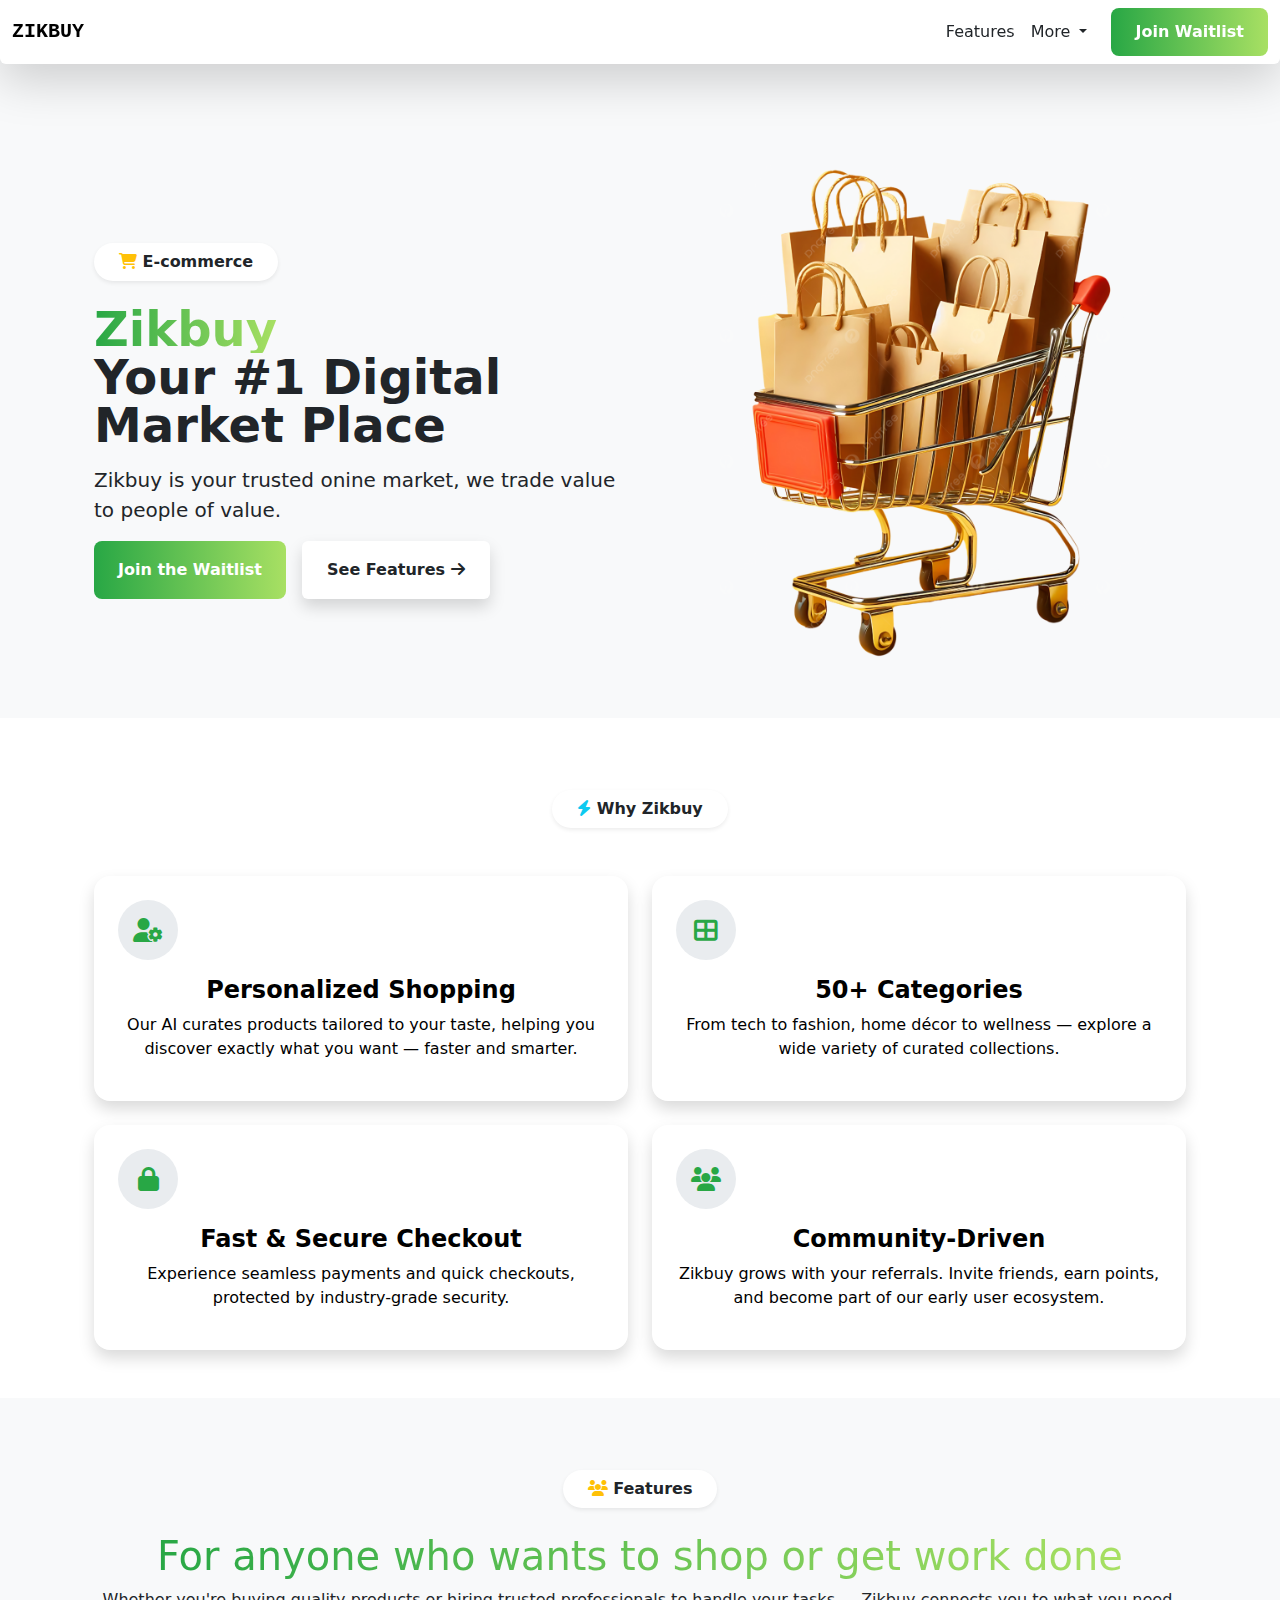
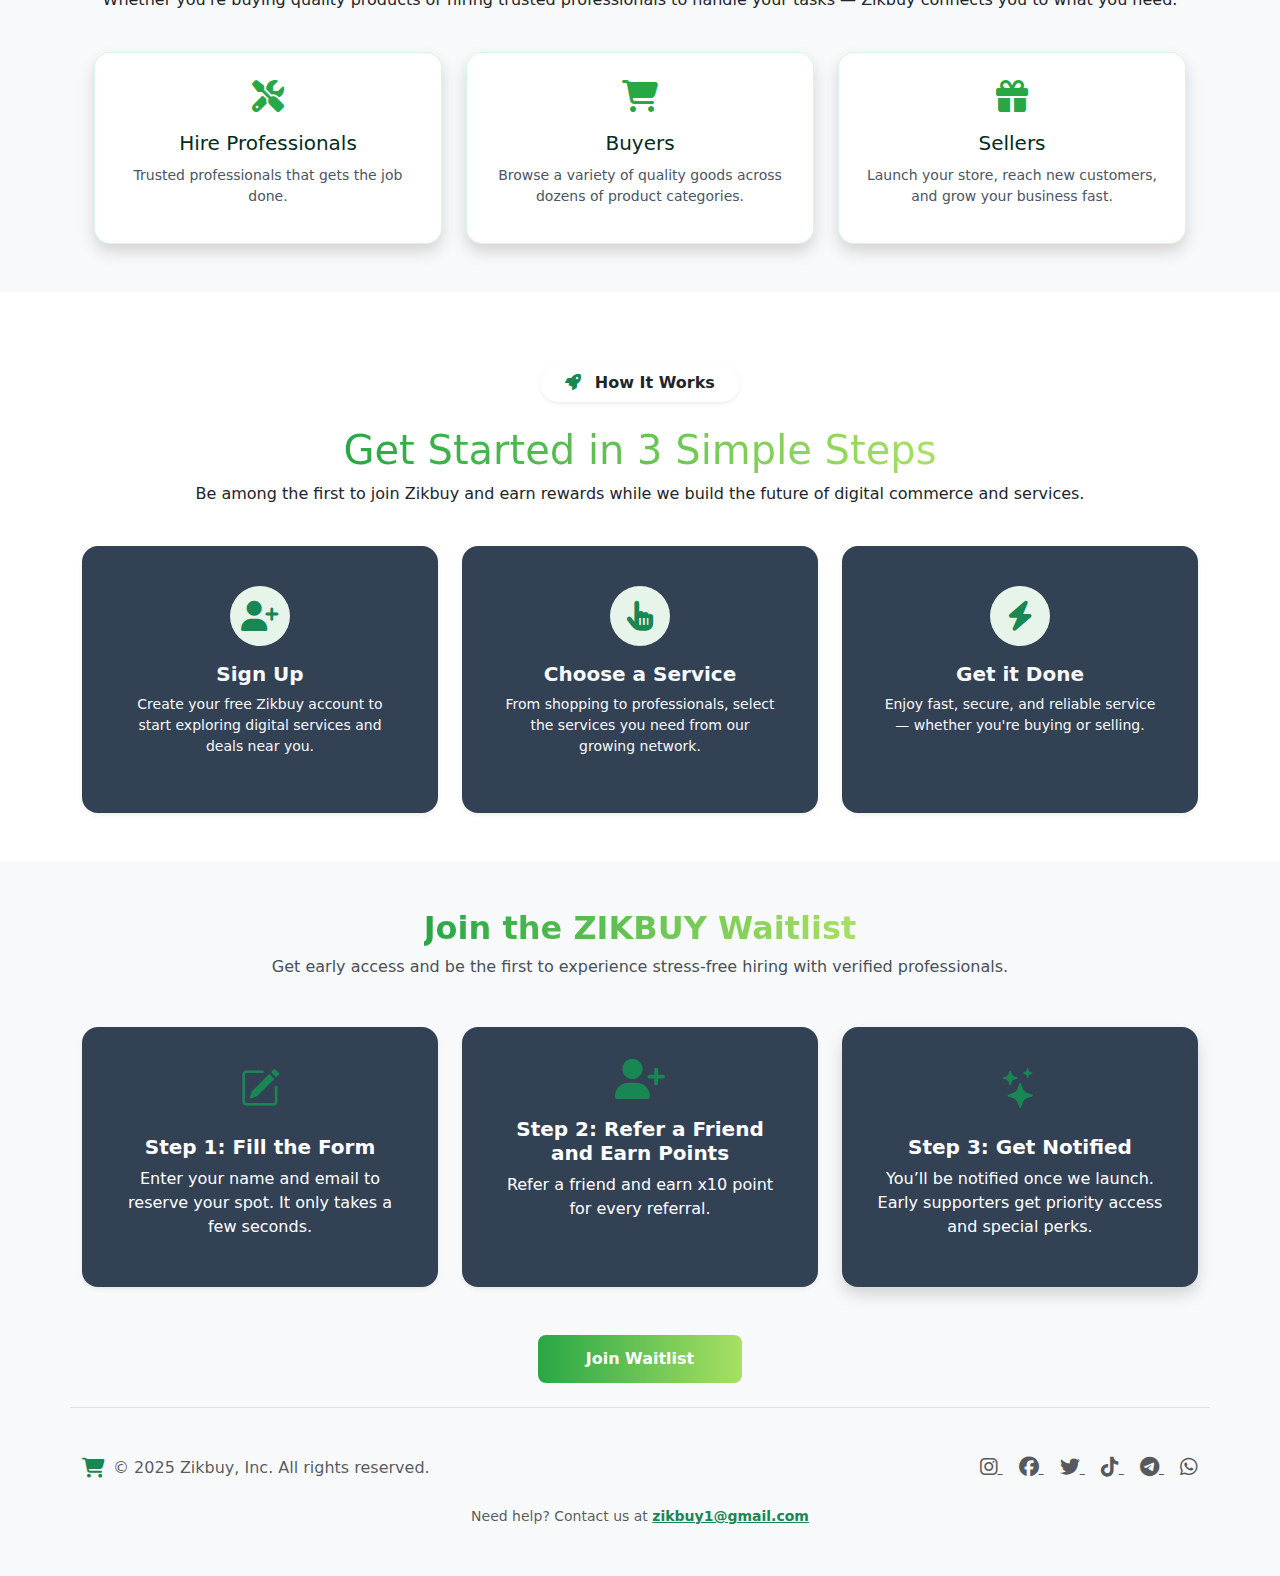
<file: index.html>
<!DOCTYPE html>
<html lang="en">
<head>
  <meta charset="UTF-8" />
  <meta name="viewport" content="width=device-width, initial-scale=1.0" />
  <title>ZIKBUY</title>
  <link href="https://cdn.jsdelivr.net/npm/bootstrap@5.3.3/dist/css/bootstrap.min.css" rel="stylesheet" />
  <link rel="stylesheet" href="https://cdn.jsdelivr.net/npm/bootstrap-icons@1.10.5/font/bootstrap-icons.css" />
  <link rel="stylesheet" href="https://cdnjs.cloudflare.com/ajax/libs/font-awesome/6.5.0/css/all.min.css" crossorigin="anonymous" referrerpolicy="no-referrer" />
  <link rel="stylesheet" href="style.css" />
  <link rel="stylesheet" href="./assets/style/animate.css" />
  <style>
    body {
      padding-top: 100px;
    }

    .form-section { display: none; }
    .form-section.active { display: block; }
    .tab-btn.active {
      /* background: linear-gradient(to right, #28a745, #a8e063); */
      background-color: rgba(var(--bs-light-rgb), var(--bs-bg-opacity)) !important;
      border: none;
      padding: 12px 24px;
      font-size: 16px;
      border-radius: 8px;
      cursor: pointer;
      transition: 0.3s ease;
      color: black;
    }

    @media (max-width: 768px) {
      body {
        padding-top: 140px;
      }
    }

    .text-gradient {
      background: linear-gradient(to right, #28a745, #a8e063);
      -webkit-background-clip: text;
      -webkit-text-fill-color: transparent;
    }

    .green-btn {
      background: linear-gradient(to right, #28a745, #a8e063);
      color: white;
      border: none;
    }

    .service-card {
      background: white;
      padding: 20px;
      border-radius: 1rem;
      text-align: center;
      height: 100%;
    }

    .service-icon {
      font-size: 2rem;
      margin-bottom: 10px;
    }
  </style>
</head>
<body class="bg-light">
  <!-- Header -->
<header class="fixed-top">
  <nav class="navbar navbar-expand-lg bg-white shadow-lg rounded-bottom">
    <div class="container-fluid">
      <!-- Logo -->
      <a class="navbar-brand fw-bolder fs-5 font-monospace jaro-font" href="#">ZIKBUY</a>

      <!-- Toggler Button -->
      <button class="navbar-toggler border-0" type="button" data-bs-toggle="collapse" data-bs-target="#navbarContent">
        <span class="navbar-toggler-icon"></span>
      </button>

      <!-- Collapsible Content -->
      <div class="collapse navbar-collapse justify-content-end" id="navbarContent">
        <ul class="navbar-nav mb-2 mb-lg-0 me-3">
          <li class="nav-item">
            <a class="nav-link text-dark" href="#features">Features</a>
          </li>

          <!-- Dropdown Menu -->
          <li class="nav-item dropdown">
            <a class="nav-link dropdown-toggle text-dark" href="#" id="navbarDropdown" role="button" data-bs-toggle="dropdown" aria-expanded="false">
              More
            </a>
            <ul class="dropdown-menu" aria-labelledby="navbarDropdown">
              <li><a class="dropdown-item" href="#about">About Us</a></li>
              <li><a class="dropdown-item" href="#contact">Contact</a></li>
              <li><hr class="dropdown-divider"></li>
              <li><a class="dropdown-item" href="#faq">FAQ</a></li>
            </ul>
          </li>
        </ul>

        <button class="btn green-btn fw-semibold text- px-4" data-bs-toggle="modal" data-bs-target="#authModal">Join Waitlist</button>
      </div>
    </div>
  </nav>
</header>




  <!-- Hero Section -->
  <section class="hero-section">
    <div class="container px-4 py-">
      <div class="row flex-lg-row align-items-center g-5 py-lg-5">
        <div class="col-12 col-lg-6">
          <button class="text-dark fw-semibold text- bg-white shadow-sm rounded-5 px-4 my-4 btn" style="cursor: default;">
            <i class="fas fa-shopping-cart text-warning"></i> E-commerce
          </button>
          <h1 class="display-5 fw-bold lh-1 mb-3">
            <span class="text-gradient">Zikbuy</span><br>Your #1 Digital Market Place
          </h1>
          <p class="lead">Zikbuy is your trusted onine market, we trade value to people of value.</p>
          <div class="d-grid gap-2 d-md-flex justify-content-md-start flex-wrap">
            <button class="btn green-btn px-4 me-md-2 fw-bold p-3" data-bs-toggle="modal" data-bs-target="#authModal">Join the Waitlist</button>
            <a href="#features" class="nav-link">
              <button class="btn bg-white shadow px-4 fw-bold py-3 text-dark">See Features <i class="fas fa-arrow-right"></i></button>
            </a>
          </div>
        </div>
        <div class="col-12 col-lg-6">
          <img src="./assets/images/shopping.png" width="100%" alt="">
        </div>
        
      </div>
    </div>
  </section>

  <!-- Why Us Section -->
<section class="why-us bg-white py-5 why-us" id="features">
  <div class="container-lg text-center">
    <button class="text-dark fw-semibold text- bg-white shadow-sm rounded-5 px-4 my-4 btn" style="cursor: default;">
      <i class="fas fa-bolt text-info"></i> Why Zikbuy
    </button>
    <!-- <p class="text-light fs-5 bg-dark p-2">
      Zikbuy uses intelligent algorithms to recommend products based on your interests, browsing behavior, and shopping trends.
    </p> -->
    <div class="d-flex justify-content-center">
      <div class="row row-cols-1 row-cols-md-2 row-cols-lg-2 g-4 pt-4 justify-content-center w-7 w-100">
        <!-- Feature Card -->
        <div class="col animate__animated animate__bounceInUp">
          <div class="card feature-card border-0 text-light bg-white shadow p-4 h-100 rounded-4">
            <div class="icon-circle mb-3"><i class="fas fa-user-cog text-green"></i></div>
            <h4 class="fw-semibold text- text-black">Personalized Shopping</h4>
            <p class="text-black">Our AI curates products tailored to your taste, helping you discover exactly what you want — faster and smarter.</p>
          </div>
        </div>
        <!-- Feature Card -->
        <div class="col animate__animated animate__bounceInUp animate__delay-1s">
          <div class="card feature-card border-0 text-light bg-white shadow p-4 h-100 rounded-4">
            <div class="icon-circle mb-3"><i class="fas fa-th-large text-green"></i></div>
            <h4 class="fw-semibold text- text-black">50+ Categories</h4>
            <p class="text-black">From tech to fashion, home décor to wellness — explore a wide variety of curated collections.</p>
          </div>
        </div>
        <!-- Feature Card -->
        <div class="col animate__animated animate__bounceInUp animate__delay-2s">
          <div class="card feature-card border-0 text-light bg-white shadow p-4 h-100 rounded-4">
            <div class="icon-circle mb-3"><i class="fas fa-lock text-green"></i></div>
            <h4 class="fw-semibold text- text-black">Fast & Secure Checkout</h4>
            <p class="text-black">Experience seamless payments and quick checkouts, protected by industry-grade security.</p>
          </div>
        </div>
        <!-- Feature Card -->
        <div class="col animate__animated animate__bounceInUp animate__delay-3s">
          <div class="card feature-card border-0 text-light bg-white shadow p-4 h-100 rounded-4">
            <div class="icon-circle mb-3"><i class="fas fa-users text-green"></i></div>
            <h4 class="fw-semibold text- text-black">Community-Driven</h4>
            <p class="text-black">Zikbuy grows with your referrals. Invite friends, earn points, and become part of our early user ecosystem.</p>
          </div>
        </div>
      </div>
    </div>
  </div>
</section>


  <!-- Who it's for Section -->
  <section class="bg-light py-5">
  <div class="container text-center">
    <button class="text-dark fw-semibold text- bg-white shadow-sm rounded-5 px-4 my-4 btn" style="cursor: default;">
      <i class="fas fa-users text-warning"></i> Features
    </button>
   <h1 class="fw-medium">
  <span class="text-gradient">For anyone who wants to shop or get work done</span>
</h1>
<p class="text-dark fs-6">
  Whether you're buying quality products or hiring trusted professionals to handle your tasks — Zikbuy connects you to what you need.
</p>

    <div class="d-flex justify-content-center">
      <div class="row row-cols-1 row-cols-md-3 g-4 pt-4 w-100">
        <!-- Freelancer -->
        <div class="col animate__animated animate__fadeInUp">
            <div class="service-card shadow border-glow">
              <div class="service-icon"><i class="fas fa-tools text-green"></i></div>
              <h5>Hire Professionals</h5>
              <p>Trusted professionals that gets the job done.</p>
            </div>
        </div>

        <!-- Buyers -->
        <div class="col animate__animated animate__fadeInUp animate__delay-1s">
            <div class="service-card shadow border-glow">
              <div class="service-icon"><i class="fas fa-shopping-cart text-green"></i></div>
              <h5>Buyers</h5>
              <p>Browse a variety of quality goods across dozens of product categories.</p>
            </div>
        </div>

        <!-- Sellers -->
        <div class="col animate__animated animate__fadeInUp animate__delay-2s">
            <div class="service-card shadow border-glow">
              <div class="service-icon"><i class="fas fa-gift text-green"></i></div>
              <h5>Sellers</h5>
              <p>Launch your store, reach new customers, and grow your business fast.</p>
            </div>
        </div>
      </div>
    </div>
  </div>
</section>


<section class="bg-white py-5" id="how-it-works">
  <div class="container text-center">
    <button class="text-dark fw-semibold bg-white shadow-sm rounded-5 px-4 my-4 btn" style="cursor: default;">
      <i class="fas fa-rocket text-success me-2"></i> How It Works
    </button>
    <h1 class="fw-medium"><span class="text-gradient">Get Started in 3 Simple Steps</span></h1>
    <p class="text-dark fs-6">
      Be among the first to join Zikbuy and earn rewards while we build the future of digital commerce and services.
    </p>

    <div class="row row-cols-1 row-cols-md-3 g-4 pt-4">
      
      <!-- Step 1 -->
      <div class="col animate__animated animate__fadeInUp">
        <div class="card step-card border-0 shadow-sm p-4 h-100 rounded-4">
          <div class="card-body text-center">
            <div class="icon-circle bg-light-success text-success mb-3 mx-auto">
              <i class="fas fa-user-plus fa-lg"></i>
            </div>
            <h5 class="fw-semibold text-light">Sign Up</h5>
            <p class="text-light small">
              Create your free Zikbuy account to start exploring digital services and deals near you.
            </p>
          </div>
        </div>
      </div>

      <!-- Step 2 -->
      <div class="col animate__animated animate__fadeInUp" style="animation-delay: 0.2s;">
        <div class="card step-card border-0 shadow-sm p-4 h-100 rounded-4">
          <div class="card-body text-center">
            <div class="icon-circle bg-light-success text-success mb-3 mx-auto">
              <i class="fas fa-hand-pointer fa-lg"></i>
            </div>
            <h5 class="fw-semibold text-light">Choose a Service</h5>
            <p class="text-light small">
              From shopping to professionals, select the services you need from our growing network.
            </p>
          </div>
        </div>
      </div>

      <!-- Step 3 -->
      <div class="col animate__animated animate__fadeInUp" style="animation-delay: 0.4s;">
        <div class="card step-card border-0 shadow-sm p-4 h-100 rounded-4">
          <div class="card-body text-center">
            <div class="icon-circle bg-light-success text-success mb-3 mx-auto">
              <i class="fas fa-bolt fa-lg"></i>
            </div>
            <h5 class="fw-semibold text-light">Get it Done</h5>
            <p class="text-light small">
              Enjoy fast, secure, and reliable service — whether you're buying or selling.
            </p>
          </div>
        </div>
      </div>

    </div>
  </div>
</section>


<section class="py-5 bg-light" id="waitlist">
  <div class="container">
    <div class="text-center mb-5">
      <h2 class="fw-bold text-gradient">Join the ZIKBUY Waitlist</h2>
      <p class="text-dark-emphasis fs-6">Get early access and be the first to experience stress-free hiring with verified professionals.</p>
    </div>

    <div class="row g-4">
      <!-- Step 1 -->
      <div class="col-md-4">
        <div class="card border-0 shadow-sm h-100 rounded-4">
          <div class="card-body text-center">
            <div class="mb-3">
              <i class="bi bi-pencil-square fs-1 text-success"></i>
            </div>
            <h5 class="fw-semibold text-white">Step 1: Fill the Form</h5>
            <p class="text-white">Enter your name and email to reserve your spot. It only takes a few seconds.</p>
          </div>
        </div>
      </div>

      <!-- Step 2 -->
      <div class="col-md-4">
        <div class="card border-0 shadow-sm h-100 rounded-4">
          <div class="card-body text-center">
            <div class="mb-3">
              <i class="fas fa-user-plus fs-1 text-success"></i>
            </div>
            <h5 class="fw-semibold text-white">Step 2: Refer a Friend and Earn Points</h5>
            <p class="text-white">Refer a friend and earn x10 point for every referral.</p>
          </div>
        </div>
      </div>

      <!-- Step 3 -->
      <div class="col-md-4">
        <div class="card border-0 shadow h-100 rounded-4">
          <div class="card-body text-center">
            <div class="mb-3">
              <i class="bi bi-stars fs-1 text-success"></i>
            </div>
            <h5 class="fw-semibold text-white">Step 3: Get Notified</h5>
            <p class="text-white">You’ll be notified once we launch. Early supporters get priority access and special perks.</p>
          </div>
        </div>
      </div>
    </div>
  </div>
</section>

<!-- <div class="container bg-white my-3 rounded-4 shadow-lg" style="width: 40%;">

  <div class=" p-4 ">
       <div class="header text-center">
          <h2 class="text-gradient">Join Now!</h2>
        </div> 
  
        
        <form id="signu" class="form-sectio">
          <p class="text-dark">We integrated a referral system, were you refer others and get referral point. <a href="" class="">Learn more</a></p>
          
          <div class="mb-3 form-floating">
            <input type="text" id="fullName" placeholder="Full Name" class="form-control " name="full_name" required />
            <label class="fullName">Full Name</label>
          </div>
          <div class="mb-3 form-floating">
            <input type="text" id="username" placeholder="Username" class="form-control " name="username" required />
            <label class="username">Username</label>
          </div>
          <div class="mb-3 form-floating">
            <input type="email" id="email" placeholder="Email address" class="form-control " name="email" required />
            <label class="email">Email address</label>
          </div>
          <div class="mb-3 form-floating">
            <input type="password" id="password" placeholder="Password" class="form-control " name="password" required />
            <label class="password">Password</label>
          </div>
          <div class="mb-3 form-floating">
            <input type="text" class="form-control " id="ref" placeholder="Referral Code (optional)" name="referred_by_code" />
            <label class="ref">Referral Code (optional)</label>
          </div>
          <button type="submit" class="btn green-btn w-100 p-3">Sign Up</button>
        </form>
  
      </div>
</div> -->

<div class="d-flex justify-content-center align-items-center mb-4">
  <button class="btn green-btn fw-semibold text- px-5" data-bs-toggle="modal" data-bs-target="#authModal">Join Waitlist</button>
</div>

  <!-- Footer -->
<footer class="container py-5 border-top">
  <div class="row align-items-center justify-content-between">
    <!-- Logo & Copyright -->
    <div class="col-md-6 d-flex align-items-center mb-3 mb-md-0">
      <i class="fas fa-cart-shopping text-success fa-lg me-2"></i>
      <span class="text-muted">© 2025 Zikbuy, Inc. All rights reserved.</span>
    </div>

    <!-- Navigation Links -->
    <!-- <div class="col-md-3 mb-3 mb-md-0">
      <ul class="nav flex-column">
        <li class="nav-item"><a href="#" class="nav-link p-0 text-muted">About</a></li>
        <li class="nav-item"><a href="#" class="nav-link p-0 text-muted">Contact</a></li>
        <li class="nav-item"><a href="#" class="nav-link p-0 text-muted">Terms</a></li>
        <li class="nav-item"><a href="#" class="nav-link p-0 text-muted">Privacy</a></li>
      </ul>
    </div> -->

    <!-- Socials -->
    <div class="col-md-3 text-md-end">
      <a href="https://www.instagram.com/zikbuy?igsh=YzljYTk1ODg3Zg==" class="text-muted me-3" target="_blank" rel="noopener">
        <i class="fab fa-instagram fa-lg"></i>
      </a>
      <a href="https://www.facebook.com/profile.php?id=61578109007844&mibextid=ZbWKwL" class="text-muted me-3" target="_blank" rel="noopener">
        <i class="fab fa-facebook fa-lg"></i>
      </a>
      <a href="https://x.com/ZikBuy95761?t=0xa1g6hbzA12c9MVCfa-JA&s=09" class="text-muted me-3" target="_blank" rel="noopener">
        <i class="fab fa-twitter fa-lg"></i>
      </a>
      <a href="https://vm.tiktok.com/ZMStcjtqU/" class="text-muted me-3" target="_blank" rel="noopener">
        <i class="fab fa-tiktok fa-lg"></i>
      </a>
      <a href="https://t.me/zikbuy_online_buyandhire" class="text-muted me-3" target="_blank" rel="noopener">
        <i class="fab fa-telegram fa-lg"></i>
      </a>
      <a href="https://whatsapp.com/channel/0029Vb69Jau6BIEqxep1JR2e" class="text-muted" target="_blank" rel="noopener">
        <i class="fab fa-whatsapp fa-lg"></i>
      </a>
    </div>
  </div>

  <!-- Support Email -->
  <div class="text-center pt-4">
    <small class="text-muted">Need help? Contact us at <a href="mailto:zikbuy1@gmail.com" class="text-success fw-semibold">zikbuy1@gmail.com</a></small>
  </div>
</footer>






<!-- Modal -->
<div class="modal fade" id="authModal" tabindex="-1" aria-hidden="true">
  <div class="modal-dialog">
    <div class="modal-content p-4">
      <div class="modal-header">
        <h5 class="modal-title" id="modalTitle">Continue to Dashboard</h5>
        <button type="button" class="btn-close" data-bs-dismiss="modal" aria-label="Close"></button>
      </div>


      <!-- Tabs -->
      <div class="d-flex justify-content-around my-3  p-3 rounded">
        <button id="signup-btn" class="btn py-2 tab-btn active w-100" onclick="showTab('signup')">Sign Up</button>
        <button id="login-btn" class="btn py-2 tab-btn w-100" onclick="showTab('login')">Log In</button>
      </div>

      <!-- Signup Form -->
      <form id="signup" class="form-section active">
        <p class="text-dark">We integrated a referral system, were you refer others and get referral point. <a href="" class="">Learn more</a></p>
        
        <div class="mb-3 form-floating">
          <input type="text" id="fullName" placeholder="Full Name" class="form-control " name="full_name" required />
          <label class="fullName">Full Name</label>
        </div>
        <div class="mb-3 form-floating">
          <input type="text" id="username" placeholder="Username" class="form-control " name="username" required />
          <label class="username">Username</label>
        </div>
        <div class="mb-3 form-floating">
          <input type="email" id="email" placeholder="Email address" class="form-control " name="email" required />
          <label class="email">Email address</label>
        </div>
        <div class="mb-3 form-floating">
          <input type="password" id="password" placeholder="Password" class="form-control " name="password" required />
          <label class="password">Password</label>
        </div>
        <div class="mb-3 form-floating">
          <input type="text" class="form-control " id="ref" placeholder="Referral Code (optional)" name="referred_by_code" />
          <label class="ref">Referral Code (optional)</label>
        </div>
        <button type="submit" class="btn green-btn w-100 p-3">Sign Up</button>
      </form>

      <!-- Login Form -->
      <form id="login" class="form-section">
        <div class="mb-3 form-floating">
          <input type="email" id="email" placeholder="Email address" class="form-control " name="email" required />
          <label class="email">Email address</label>
        </div>
         <div class="mb-3 form-floating">
          <input type="password" id="password" placeholder="Password" class="form-control " name="password" required />
          <label class="password">Password</label>
        </div>
        <button type="submit" class="btn green-btn w-100 p-3">Log In</button>
      </form>

    </div>
  </div>
</div>

<!-- Bootstrap JS & Dependencies -->
 
<script src="https://cdn.jsdelivr.net/npm/bootstrap@5.3.0/dist/js/bootstrap.bundle.min.js"></script>
<script>

  // Tab switching function
  function showTab(tab) {
    document.querySelectorAll('.form-section').forEach(div => div.classList.remove('active'));
    document.getElementById(tab).classList.add('active');

    document.querySelectorAll('.tab-btn').forEach(btn => btn.classList.remove('active'));
    document.getElementById(tab + '-btn').classList.add('active');
  }

  // Split full name into first and last
  function splitFullName(fullName) {
    const parts = fullName.trim().split(' ');
    return {
      first_name: parts[0],
      last_name: parts.length > 1 ? parts.slice(1).join(' ') : ''
    };
  }


  fetch('https://zikbuy-backend.onrender.com/ping').catch(() => {});


  // Signup Form Submit
document.getElementById('signup').addEventListener('submit', async function (e) {
  e.preventDefault();

  const form = e.target;
  const submitBtn = form.querySelector('button[type="submit"]');
  submitBtn.disabled = true;

  const { first_name, last_name } = splitFullName(form.full_name.value.trim());

  const data = {
    username: form.username.value.trim(),
    email: form.email.value.trim(),
    password: form.password.value,
    first_name,
    last_name,
  };

  if (form.referred_by_code.value.trim()) {
    data.referred_by_code = form.referred_by_code.value.trim();
  }

  // --- Add AbortController for timeout ---
  const controller = new AbortController();
  const timeoutId = setTimeout(() => controller.abort(), 15000); // 15 seconds

  try {
    const res = await fetch('https://zikbuy-backend.onrender.com/auth/users/', {
      method: 'POST',
      headers: { 'Content-Type': 'application/json' },
      body: JSON.stringify(data),
      signal: controller.signal
    });

    clearTimeout(timeoutId);

    const result = await res.json();

    if (res.ok) {
      alert('Signup successful! Please log in.');
      showTab('login');
    } else {
      const errorMsg = result?.detail || Object.values(result).flat().join(', ') || 'Unknown error';
      alert(`Signup failed: ${errorMsg}`);
    }
  } catch (err) {
    clearTimeout(timeoutId);
    if (err.name === 'AbortError') {
      alert('Request timed out. Please try again in a few seconds.');
    } else {
      console.error('Network error:', err);
      alert('Network error. Please try again later.');
    }
  } finally {
    submitBtn.disabled = false;
  }
});


  // Login Form Submit
  document.getElementById('login').addEventListener('submit', async function (e) {
    e.preventDefault();
    const form = e.target;

    const data = {
      email: form.email.value,
      password: form.password.value
    };

    try {
      const res = await fetch('https://zikbuy-backend.onrender.com/auth/token/login/', {
        method: 'POST',
        headers: { 'Content-Type': 'application/json' },
        body: JSON.stringify(data)
      });

      if (res.ok) {
        const json = await res.json();
        const token = json.auth_token;
        localStorage.setItem('token', token);

        // Fetch user profile
        const profileRes = await fetch('https://zikbuy-backend.onrender.com/auth/users/me/', {
          headers: {
            'Content-Type': 'application/json',
            'Authorization': 'Token ' + token
          }
        });

        if (profileRes.ok) {
          const user = await profileRes.json();
          localStorage.setItem('user', JSON.stringify(user));
          alert('Login successful!');
          window.location.href = '/dashboard/dashboard.html';
        } else {
          alert('Failed to retrieve user profile.');
        }
      } else {
        const error = await res.json();
        alert('Login failed: ' + JSON.stringify(error));
      }
    } catch (err) {
      console.error(err);
      alert('Login error. Please try again.');
    }
  });
</script>


</body>
</html>
</file>
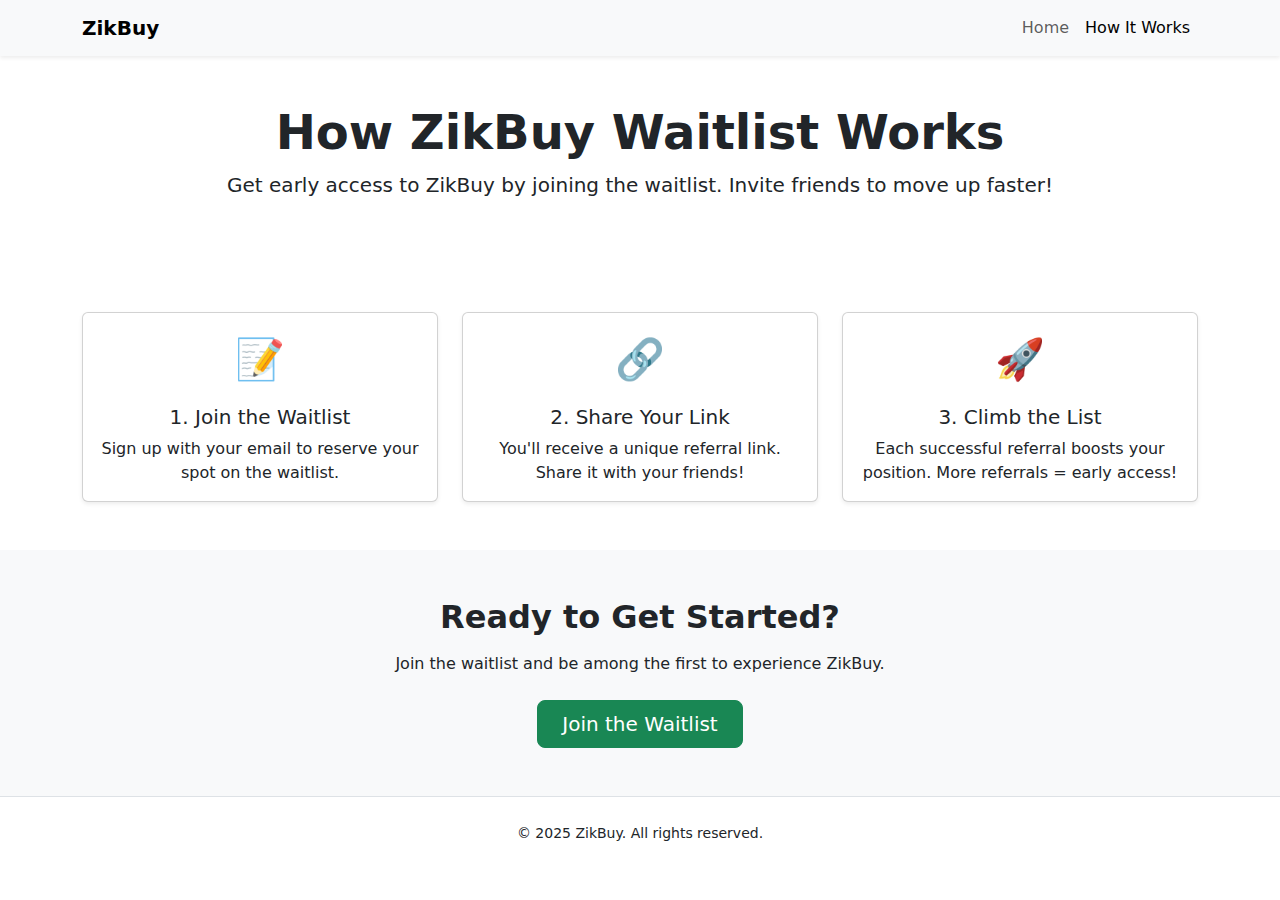
<file: how-it-works.html>
<!DOCTYPE html>
<html lang="en">
<head>
  <meta charset="UTF-8" />
  <meta name="viewport" content="width=device-width, initial-scale=1.0"/>
  <title>How It Works – ZikBuy</title>
  <link href="https://cdn.jsdelivr.net/npm/bootstrap@5.3.3/dist/css/bootstrap.min.css" rel="stylesheet"/>
  <style>
    .step-icon {
      font-size: 2.5rem;
      color: #28a745;
    }
    .cta-section {
      background-color: #f8f9fa;
      padding: 3rem 1rem;
      text-align: center;
    }
  </style>
</head>
<body>

  <!-- Navbar (optional placeholder) -->
  <nav class="navbar navbar-expand-lg navbar-light bg-light shadow-sm">
    <div class="container">
      <a class="navbar-brand fw-bold" href="#">ZikBuy</a>
      <div class="collapse navbar-collapse justify-content-end">
        <ul class="navbar-nav">
          <li class="nav-item"><a class="nav-link" href="index.html">Home</a></li>
          <li class="nav-item"><a class="nav-link active" href="#">How It Works</a></li>
        </ul>
      </div>
    </div>
  </nav>

  <!-- Hero Section -->
  <section class="py-5 text-center">
    <div class="container">
      <h1 class="display-5 fw-bold">How ZikBuy Waitlist Works</h1>
      <p class="lead">Get early access to ZikBuy by joining the waitlist. Invite friends to move up faster!</p>
    </div>
  </section>

  <!-- Step-by-Step Section -->
  <section class="container py-5">
    <div class="row text-center g-4">

      <div class="col-md-4">
        <div class="card h-100 shadow-sm">
          <div class="card-body">
            <div class="step-icon mb-3">📝</div>
            <h5 class="card-title">1. Join the Waitlist</h5>
            <p class="card-text">Sign up with your email to reserve your spot on the waitlist.</p>
          </div>
        </div>
      </div>

      <div class="col-md-4">
        <div class="card h-100 shadow-sm">
          <div class="card-body">
            <div class="step-icon mb-3">🔗</div>
            <h5 class="card-title">2. Share Your Link</h5>
            <p class="card-text">You'll receive a unique referral link. Share it with your friends!</p>
          </div>
        </div>
      </div>

      <div class="col-md-4">
        <div class="card h-100 shadow-sm">
          <div class="card-body">
            <div class="step-icon mb-3">🚀</div>
            <h5 class="card-title">3. Climb the List</h5>
            <p class="card-text">Each successful referral boosts your position. More referrals = early access!</p>
          </div>
        </div>
      </div>

    </div>
  </section>

  <!-- CTA Section -->
  <section class="cta-section">
    <div class="container">
      <h2 class="fw-bold mb-3">Ready to Get Started?</h2>
      <p class="mb-4">Join the waitlist and be among the first to experience ZikBuy.</p>
      <a href="index.html" class="btn btn-success btn-lg px-4">Join the Waitlist</a>
    </div>
  </section>

  <!-- Footer -->
  <footer class="text-center py-4 border-top">
    <small>&copy; 2025 ZikBuy. All rights reserved.</small>
  </footer>

</body>
</html>
</file>
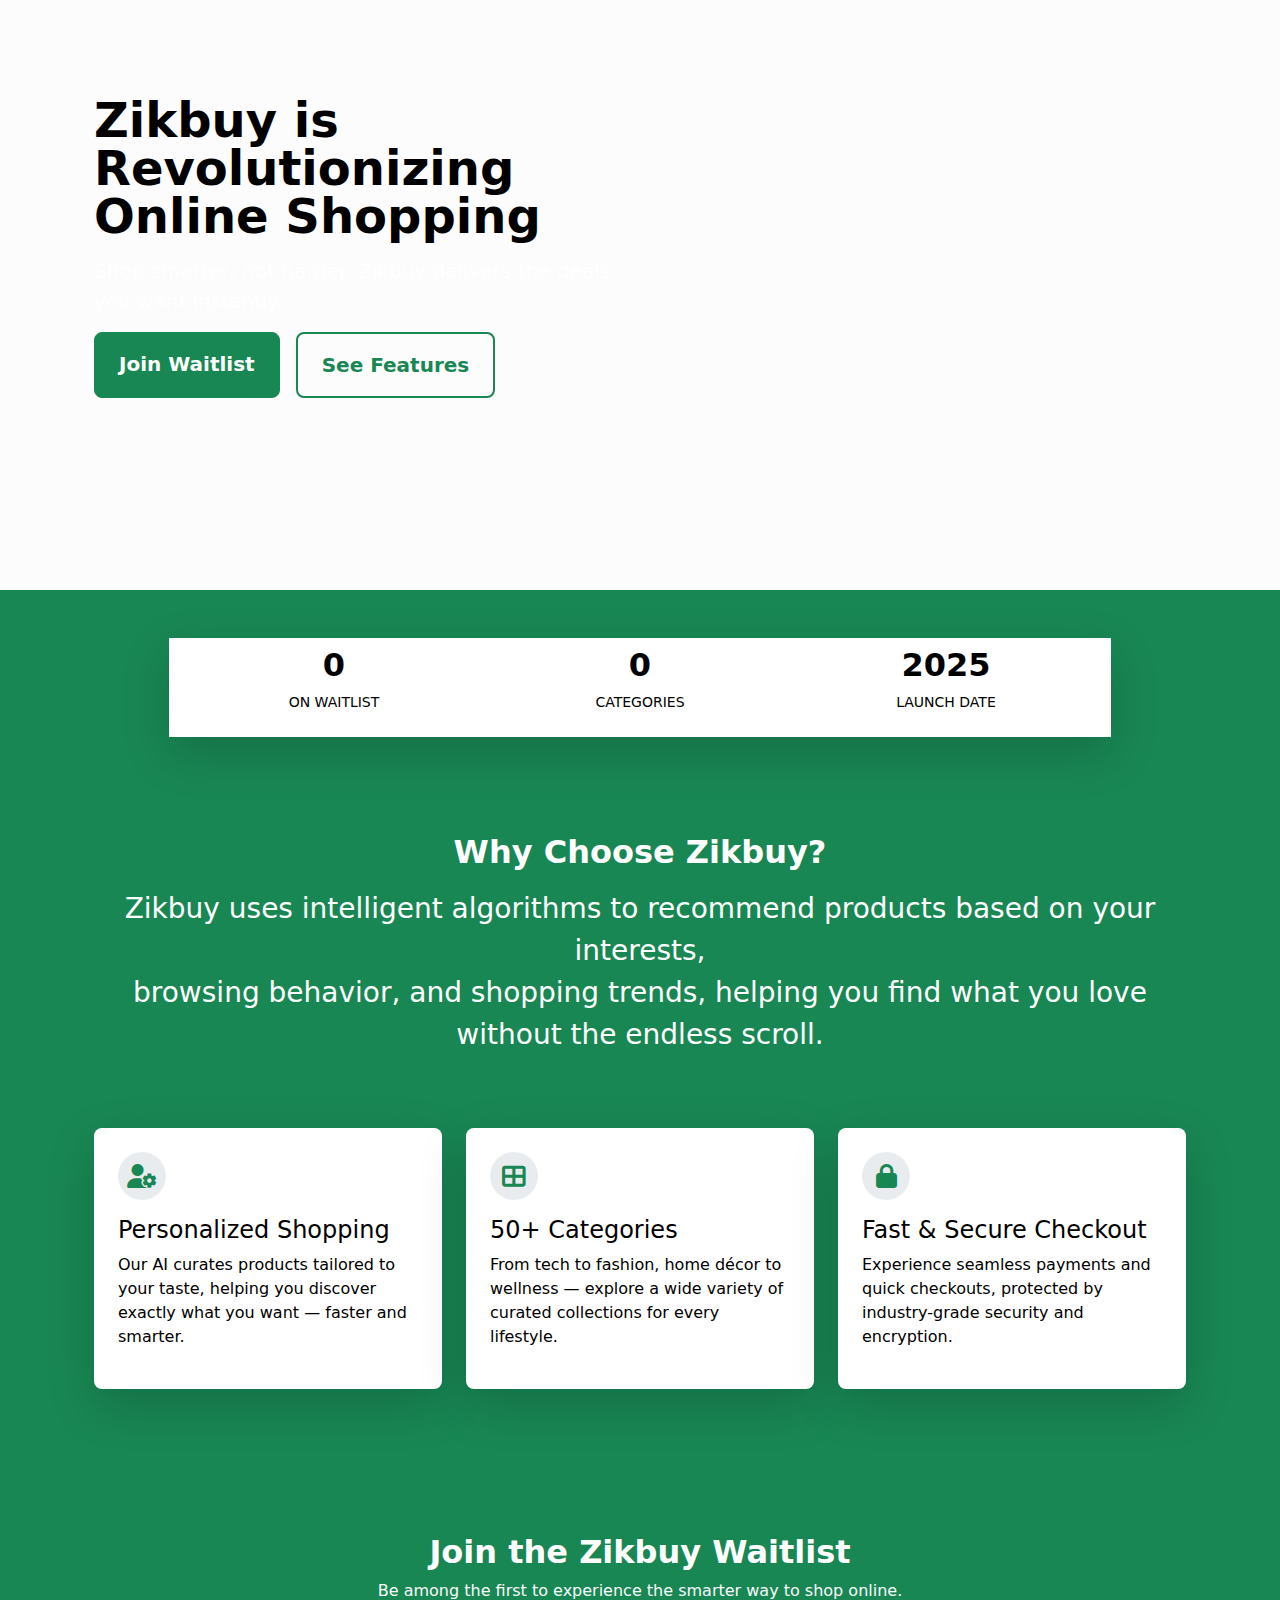
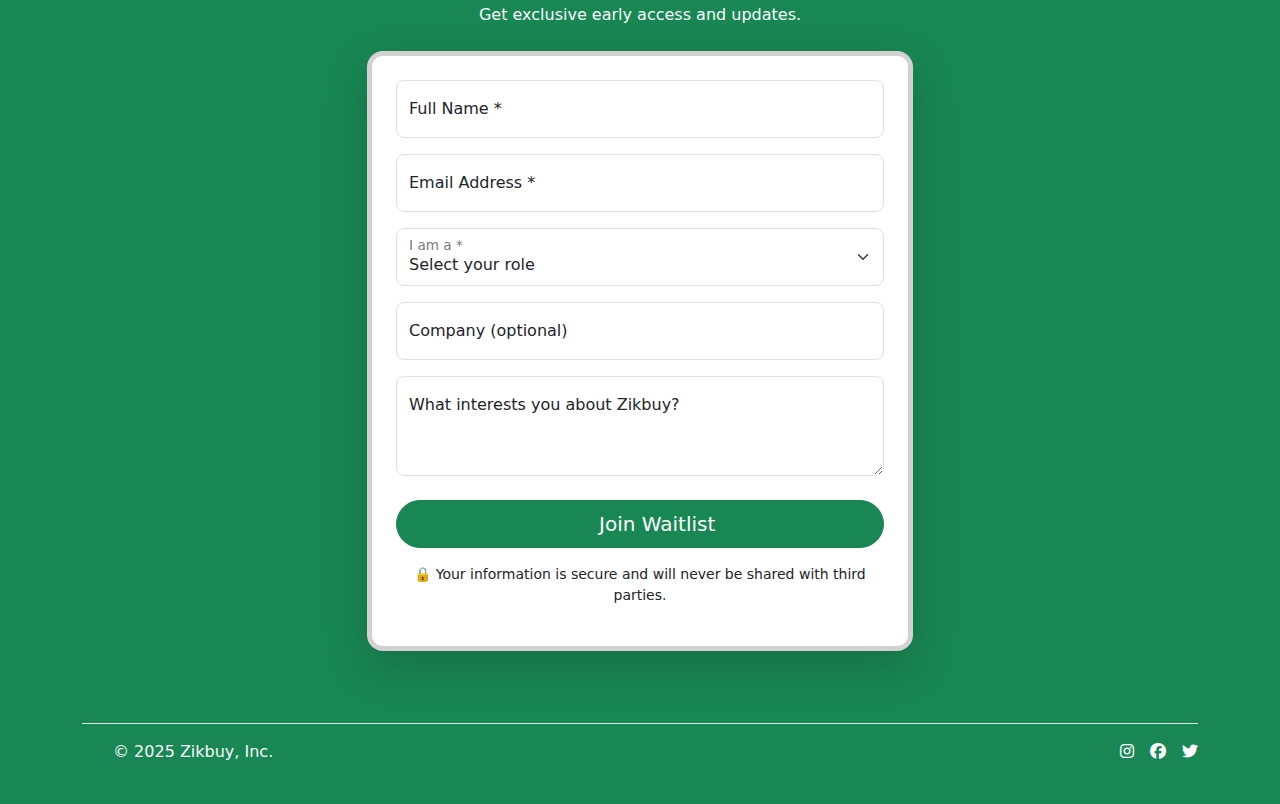
<file: index-fake.html>
<!DOCTYPE html>
<html lang="en">
<head>
  <meta charset="UTF-8" />
  <meta name="viewport" content="width=device-width, initial-scale=1.0" />
  <title>Zikbuy | Waiting list</title>

  <!-- Bootstrap & Icons -->
  <link href="https://cdn.jsdelivr.net/npm/bootstrap@5.3.3/dist/css/bootstrap.min.css" rel="stylesheet" />
  <link rel="stylesheet" href="https://cdn.jsdelivr.net/npm/bootstrap-icons@1.10.5/font/bootstrap-icons.css" />
  <link rel="stylesheet" href="https://cdnjs.cloudflare.com/ajax/libs/font-awesome/6.5.0/css/all.min.css" crossorigin="anonymous" referrerpolicy="no-referrer" />

  <!-- Custom CSS -->
  <link rel="stylesheet" href="style.css" />
</head>

<body class="bg-success text-white m-0 p-0">
  
  <div class="container-fluid bg-light-subtle">
    <div class="container">
      <!-- Responsive Navbar -->
      <!-- <nav class="navbar navbar-expand-lg bg-white shadow w-50 rounded-4 px-4 py-3 my-3 fixed-top mx-5">
        <a class="navbar-brand fw-bold text-uppercase jaro-font" href="#">Zikbuy</a>
        <button class="navbar-toggler" type="button" data-bs-toggle="collapse" data-bs-target="#mainNavbar">
          <span class="navbar-toggler-icon"></span>
        </button>
        <div class="collapse navbar-collapse justify-content-end" id="mainNavbar">
          <ul class="navbar-nav mb-2 mb-lg-0">
            <li class="nav-item">
              <a class="nav-link text-uppercase text-dark fw-bold" href="#features">Features</a>
            </li>
            <li class="nav-item">
              <a class="nav-link text-uppercase text-dark fw-bold" href="#waitlist">Join Waitlist</a>
            </li>
            <li class="nav-item">
              <a class="nav-link text-uppercase text-dark fw-bold" href="#footer">About</a>
            </li>
          </ul>
        </div>
      </nav> -->



    </div>

    <!-- Hero Section -->
    <div class="container col-xxl-8 px-4 py-5 ">
      <div class="row flex-lg-row-reverse align-items-center g-5 py-5">
        <div class="col-10 col-sm-8 col-lg-6">
          <!-- Your preview-container (unchanged) -->
          <!-- Consider optimizing with a real image or animation -->
          <!-- <div class="preview-container">
            <div class="preview-shell">
              <div class="preview-frame">
                <div class="preview-slate">
                  <div class="window-controls">
                    <div class="control-red"></div>
                    <div class="control-yellow"></div>
                    <div class="control-green"></div>
                  </div>
                  <div class="placeholder-title"></div>
                  <div class="placeholder-line"></div>
                  <div class="placeholder-line"></div>
                  <div class="placeholder-line"></div>
                  <div class="card-grid" style="display: grid; grid-template-columns: repeat(2, 1fr); gap: 1rem; margin-top: 1rem;">
                    <div class="card">
                      <div class="card-bar susbtn-success"></div>
                      <div class="card-text"></div>
                    </div>
                    <div class="card">
                      <div class="card-bar accent"></div>
                      <div class="card-text"></div>
                    </div>
                  </div>
                </div>
              </div>
            </div>
            <div class="preview-footer"></div>
            <div class="preview-glow"></div>
          </div> -->
        </div>
        <div class="col-lg-6">
          <h1 class="display-5 fw-bold text-body-emphasis lh-1 mb-3">
            Zikbuy is Revolutionizing Online Shopping
          </h1>
          <p class="lead">
            Shop smarter, not harder. Zikbuy delivers the deals you want instantly.
          </p>
          <div class="d-grid gap-2 d-md-flex justify-content-md-start">
            <a href="#waitlist" class="btn btn-success btn-lg py-3 px-4 me-md-2 fw-bold">Join Waitlist</a>
            <a href="#features" class="btn btn-outline-success border-2 py-3 btn-lg px-4 fw-bold">See Features</a>
          </div>
        </div>
      </div>
    </div>
  </div>


 
    <div class="container-fluid bg-light-subtle py-5">
    <!-- Hero Section -->
    <!-- <h2 class="pb-2 text-center text-dark fw-bold">About Zikbuy?</h2>
    <div class="container"text-black >
      <p class="pb-2 text-center text-black fs-5">
      Zikbuy is a dynamic online marketplace designed to transform the way people buy, sell, and exchange goods and services. Built with innovation at its core, Zikbuy goes beyond traditional e-commerce by creating a smart, user-friendly platform that connects sellers directly with potential buyers in a seamless and efficient manner.
  
  Whether you're an individual looking to sell your products, a small business aiming to expand your reach, or a buyer searching for quality goods and services, Zikbuy offers the tools and visibility to help you succeed. Our platform empowers local entrepreneurs by providing them with a space to showcase their products, build strong business profiles, and attract large-scale and repeat buyers.
  
  At Zikbuy, we believe in creating opportunities for everyone — from up-and-coming vendors to established service providers. With our intuitive design, secure transactions, and community-driven approach, we are redefining commerce in a way that promotes trust, convenience, and growth.
  
  Join Zikbuy today and be part of a revolution that is reshaping the way commerce happens — faster, smarter, and more accessible for all.
      </p>

    </div>
  -->
  </div>
   <!-- Stats Section -->
  <div class="container-fluid  py-5 d-flex justify-content-center ">
    <div class="row text-center bg-white shadow-lg py-2 container w-75">
      <div class="col-md-4 mb-4 mb-md-0">
        <h2 class="fw-bold text-black ">0</h2>
        <p class="text-black text-uppercase small">On Waitlist</p>
      </div>
      <div class="col-md-4 mb-4 mb-md-0">
        <h2 class="fw-bold text-black ">0</h2>
        <p class="text-black text-uppercase small">Categories</p>
      </div>
      <div class="col-md-4">
        <h2 class="fw-bold text-black ">2025</h2>
        <p class="text-black text-uppercase small">Launch Date</p>
      </div>
    </div>
  </div>

  <!-- Features Section -->
  <div class="container px-4 py-5" id="features">
    <h2 class="pb-2 text-center fw-bold">Why Choose Zikbuy?</h2>
    <p class="pb-2 text-center text-white fs-3">
      Zikbuy uses intelligent algorithms to recommend products based on your interests, <br />
      browsing behavior, and shopping trends, helping you find what you love without the endless scroll.
    </p>
    <div class="row g-4 py-5 row-cols-1 row-cols-md-3">
      <div class="col">
        <div class="card border-0 text-white bg-white shadow-lg p-4 h-100">
          <div class="icon-circle mb-3 bg-text-black dark"><i class="fas text-success fa-user-cog"></i></div>
          <h4 class="fw-semibtext-black old text-black">Personalized Shopping</h4>
          <p class="text-black">Our AI curates products tailored to your taste, helping you discover exactly what you want — faster and smarter.</p>
        </div>
      </div>
      <div class="col">
        <div class="card border-0 text-white bg-white shadow-lg p-4 h-100">
          <div class="icon-circle mb-3 bg-text-black dark"><i class="fas text-success fa-th-large"></i></div>
          <h4 class="fw-semibtext-black old text-black">50+ Categories</h4>
          <p class="text-black">From tech to fashion, home décor to wellness — explore a wide variety of curated collections for every lifestyle.</p>
        </div>
      </div>
      <div class="col">
        <div class="card border-0 text-white bg-white shadow-lg p-4 h-100">
          <div class="icon-circle mb-3 bg-text-black dark"><i class="fas text-success fa-lock"></i></div>
          <h4 class="fw-semibtext-black old text-black">Fast & Secure Checkout</h4>
          <p class="text-black">Experience seamless payments and quick checkouts, protected by industry-grade security and encryption.</p>
        </div>
      </div>
    </div>
  </div>

  <!-- Waitlist Section -->
  <div class="container py-5" id="waitlist">
    <div class="row justify-content-center">
      <div class="col-lg-8 col-xl-6">
        <h2 class="text-center fw-bold mb-2">Join the Zikbuy Waitlist</h2>
        <p class="text-center text-light mb-4">
          Be among the first to experience the smarter way to shop online. Get exclusive early access and updates.
        </p>
        <div class="card shadow-lg border-5 border-susbtn-success rounded-4 p-4 bg-white">
          <form id="waitlistForm" method="post">
            <div class="form-floating mb-3">
              <input type="text" name="full_name" class="form-control rounded-3" id="fullName" placeholder="Enter your full name" required />
              <label for="fullName">Full Name *</label>
            </div>
            <div class="form-floating mb-3">
              <input type="email" name="email" class="form-control rounded-3" id="email" placeholder="Enter your email" required />
              <label for="email">Email Address *</label>
            </div>
            <div class="form-floating mb-3">
              <select name="role" class="form-select rounded-3" id="role" required>
                <option selected disabled>Select your role</option>
                <option>Shopper</option>
                <option>Seller</option>
                <option>Brand/Business</option>
                <option>Just Exploring</option>
              </select>
              <label for="role">I am a *</label>
            </div>
            <div class="form-floating mb-3">
              <input type="text" name="company" class="form-control rounded-3" id="company" placeholder="Your company or studio" />
              <label for="company">Company (optional)</label>
            </div>
            <div class="form-floating mb-4">
              <textarea name="interest" class="form-control rounded-3" placeholder="Tell us..." id="interest" style="height: 100px"></textarea>
              <label for="interest">What interests you about Zikbuy?</label>
            </div>
            <div class="d-grid">
              <button type="submit" class="btn btn-success btn-lg rounded-pill">
                <i class="fas text-success fa-envelope-open-text me-2"></i> Join Waitlist
              </button>
            </div>
            <p class="text-center text- mt-3 small">🔒 Your information is secure and will never be shared with third parties.</p>
          </form>
        </div>
      </div>
    </div>
  </div>

  



  <!-- Footer -->
  <div class="container" id="footer">
    <footer class="d-flex flex-wrap justify-content-between align-items-center py-3 my-4 border-top">
      <div class="col-md-4 d-flex align-items-center">
        <a href="/" class="mb-3 me-2 mb-md-0 text-white text-decoration-none lh-1">
          <i class="fas text-success fa-cart-shopping fa-lg"></i>
        </a>
        <span class="mb-3 mb-md-0 text-light">© 2025 Zikbuy, Inc.</span>
      </div>
      <ul class="nav col-md-4 justify-content-end list-unstyled d-flex">
        <li class="ms-3"><a class="text-white" href="#"><i class="fab fa-instagram"></i></a></li>
        <li class="ms-3"><a class="text-white" href="#"><i class="fab fa-facebook"></i></a></li>
        <li class="ms-3"><a class="text-white" href="#"><i class="fab fa-twitter"></i></a></li>
      </ul>
    </footer>
  </div>

  <!-- Scripts -->
<script>
  const waitlistForm = document.getElementById("waitlistForm");

  waitlistForm.addEventListener("submit", async (e) => {
    e.preventDefault();

    const full_name = document.getElementById("fullName").value;
    const email = document.getElementById("email").value;
    const role = document.getElementById("role").value;
    const company = document.getElementById("company").value;
    const interest = document.getElementById("interest").value;

    const data = {
      full_name,
      user_email: email,  
      role,
      company,
      interest,
    };

    try {
      const response = await fetch("https://zikbuy-backend.onrender.com/api/waitlist/join/", {
        method: "POST",
        headers: {
          "Content-Type": "application/json"
        },
        body: JSON.stringify(data)
      });

      const result = await response.json();

      if (response.ok) {
        alert("🎉 You've successfully joined the waitlist!");
        waitlistForm.reset();
      } else {
        alert("⚠️ Something went wrong: " + (result.detail || JSON.stringify(result)));
      }
    } catch (error) {
      console.error("🚨 Fetch error:", error);
      alert("🚨 Something went wrong! Check browser console for details.");
    }
  });
</script>

  <script src="https://cdn.jsdelivr.net/npm/bootstrap@5.3.3/dist/js/bootstrap.bundle.min.js"></script>
</body>
</html>
</file>
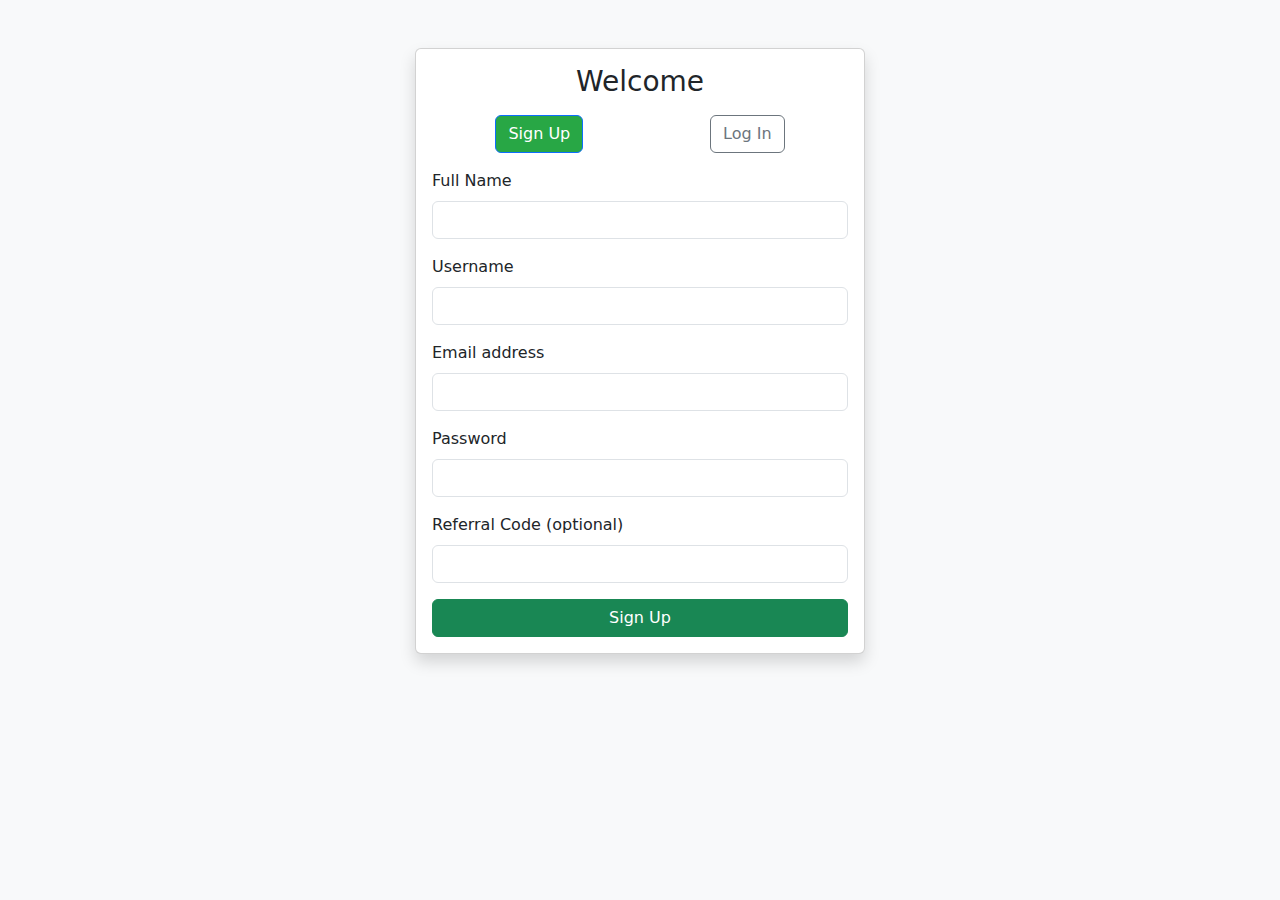
<file: register.html>
<!DOCTYPE html>
<html lang="en">
<head>
  <meta charset="UTF-8" />
  <meta name="viewport" content="width=device-width, initial-scale=1.0" />
  <title>Login & Signup Tabs</title>
  <link href="https://cdn.jsdelivr.net/npm/bootstrap@5.3.0/dist/css/bootstrap.min.css" rel="stylesheet" />
  <style>
    .form-section { display: none; }
    .form-section.active { display: block; }
    .tab-btn.active {
      background-color: #28a745;
      color: white;
    }
  </style>
</head>
<body class="bg-light">

<div class="container mt-5">
  <div class="card mx-auto shadow" style="max-width: 450px;">
    <div class="card-body">
      <h3 class="text-center mb-3">Welcome</h3>

      <!-- Tabs -->
      <div class="d-flex justify-content-around mb-3">
        <button id="signup-btn" class="btn btn-outline-primary tab-btn active" onclick="showTab('signup')">Sign Up</button>
        <button id="login-btn" class="btn btn-outline-secondary tab-btn" onclick="showTab('login')">Log In</button>
      </div>

      <!-- Signup Form -->
      <form id="signup" class="form-section active">
        <div class="mb-3">
          <label class="form-label">Full Name</label>
          <input type="text" class="form-control" name="full_name" required />
        </div>
        <div class="mb-3">
          <label class="form-label">Username</label>
          <input type="text" class="form-control" name="username" required />
        </div>
        <div class="mb-3">
          <label class="form-label">Email address</label>
          <input type="email" class="form-control" name="email" required />
        </div>
        <div class="mb-3">
          <label class="form-label">Password</label>
          <input type="password" class="form-control" name="password" required />
        </div>
        <div class="mb-3">
          <label class="form-label">Referral Code (optional)</label>
          <input type="text" class="form-control" name="referred_by_code" />
        </div>
        <button type="submit" class="btn btn-success w-100">Sign Up</button>
      </form>

      <!-- Login Form -->
      <form id="login" class="form-section">
        <div class="mb-3">
          <label class="form-label">Email</label>
          <input type="email" class="form-control" name="email" required />
        </div>
        <div class="mb-3">
          <label class="form-label">Password</label>
          <input type="password" class="form-control" name="password" required />
        </div>
        <button type="submit" class="btn btn-primary w-100">Log In</button>
      </form>
    </div>
  </div>
</div>

<script>
  function showTab(tab) {
    document.querySelectorAll('.form-section').forEach(div => div.classList.remove('active'));
    document.getElementById(tab).classList.add('active');

    document.querySelectorAll('.tab-btn').forEach(btn => btn.classList.remove('active'));
    document.getElementById(tab + '-btn').classList.add('active');
  }

  // Split full name into first and last
  function splitFullName(fullName) {
    const parts = fullName.trim().split(' ');
    return {
      first_name: parts[0],
      last_name: parts.length > 1 ? parts.slice(1).join(' ') : ''
    };
  }

  // Signup Form Submit
  document.getElementById('signup').addEventListener('submit', async function (e) {
    e.preventDefault();
    const form = e.target;
    const { first_name, last_name } = splitFullName(form.full_name.value);

    const data = {
      username: form.username.value,
      email: form.email.value,
      password: form.password.value,
      referred_by_code: form.referred_by_code.value || undefined,
      first_name,
      last_name
    };

    try {
      const res = await fetch('http://127.0.0.1:8000/auth/users/', {
        method: 'POST',
        headers: { 'Content-Type': 'application/json' },
        body: JSON.stringify(data)
      });

      if (res.ok) {
        alert('Signup successful! Please log in.');
        showTab('login');
      } else {
        const error = await res.json();
        alert('Signup failed: ' + JSON.stringify(error));
      }
    } catch (err) {
      console.error(err);
      alert('Signup error. Please try again.');
    }
  });

  // Login Form Submit
  document.getElementById('login').addEventListener('submit', async function (e) {
    e.preventDefault();
    const form = e.target;

    const data = {
      email: form.email.value,
      password: form.password.value
    };

    try {
      const res = await fetch('http://127.0.0.1:8000/auth/token/login/', {
        method: 'POST',
        headers: { 'Content-Type': 'application/json' },
        body: JSON.stringify(data)
      });

      if (res.ok) {
        const json = await res.json();
        const token = json.auth_token;
        localStorage.setItem('token', token);

        // Fetch user profile
        const profileRes = await fetch('http://127.0.0.1:8000/auth/users/me/', {
          headers: {
            'Content-Type': 'application/json',
            'Authorization': 'Token ' + token
          }
        });

        if (profileRes.ok) {
          const user = await profileRes.json();
          localStorage.setItem('user', JSON.stringify(user));
          alert('Login successful!');
          window.location.href = '/dashboard.html';
        } else {
          alert('Failed to retrieve user profile.');
        }
      } else {
        const error = await res.json();
        alert('Login failed: ' + JSON.stringify(error));
      }
    } catch (err) {
      console.error(err);
      alert('Login error. Please try again.');
    }
  });
</script>

</body>
</html>
</file>
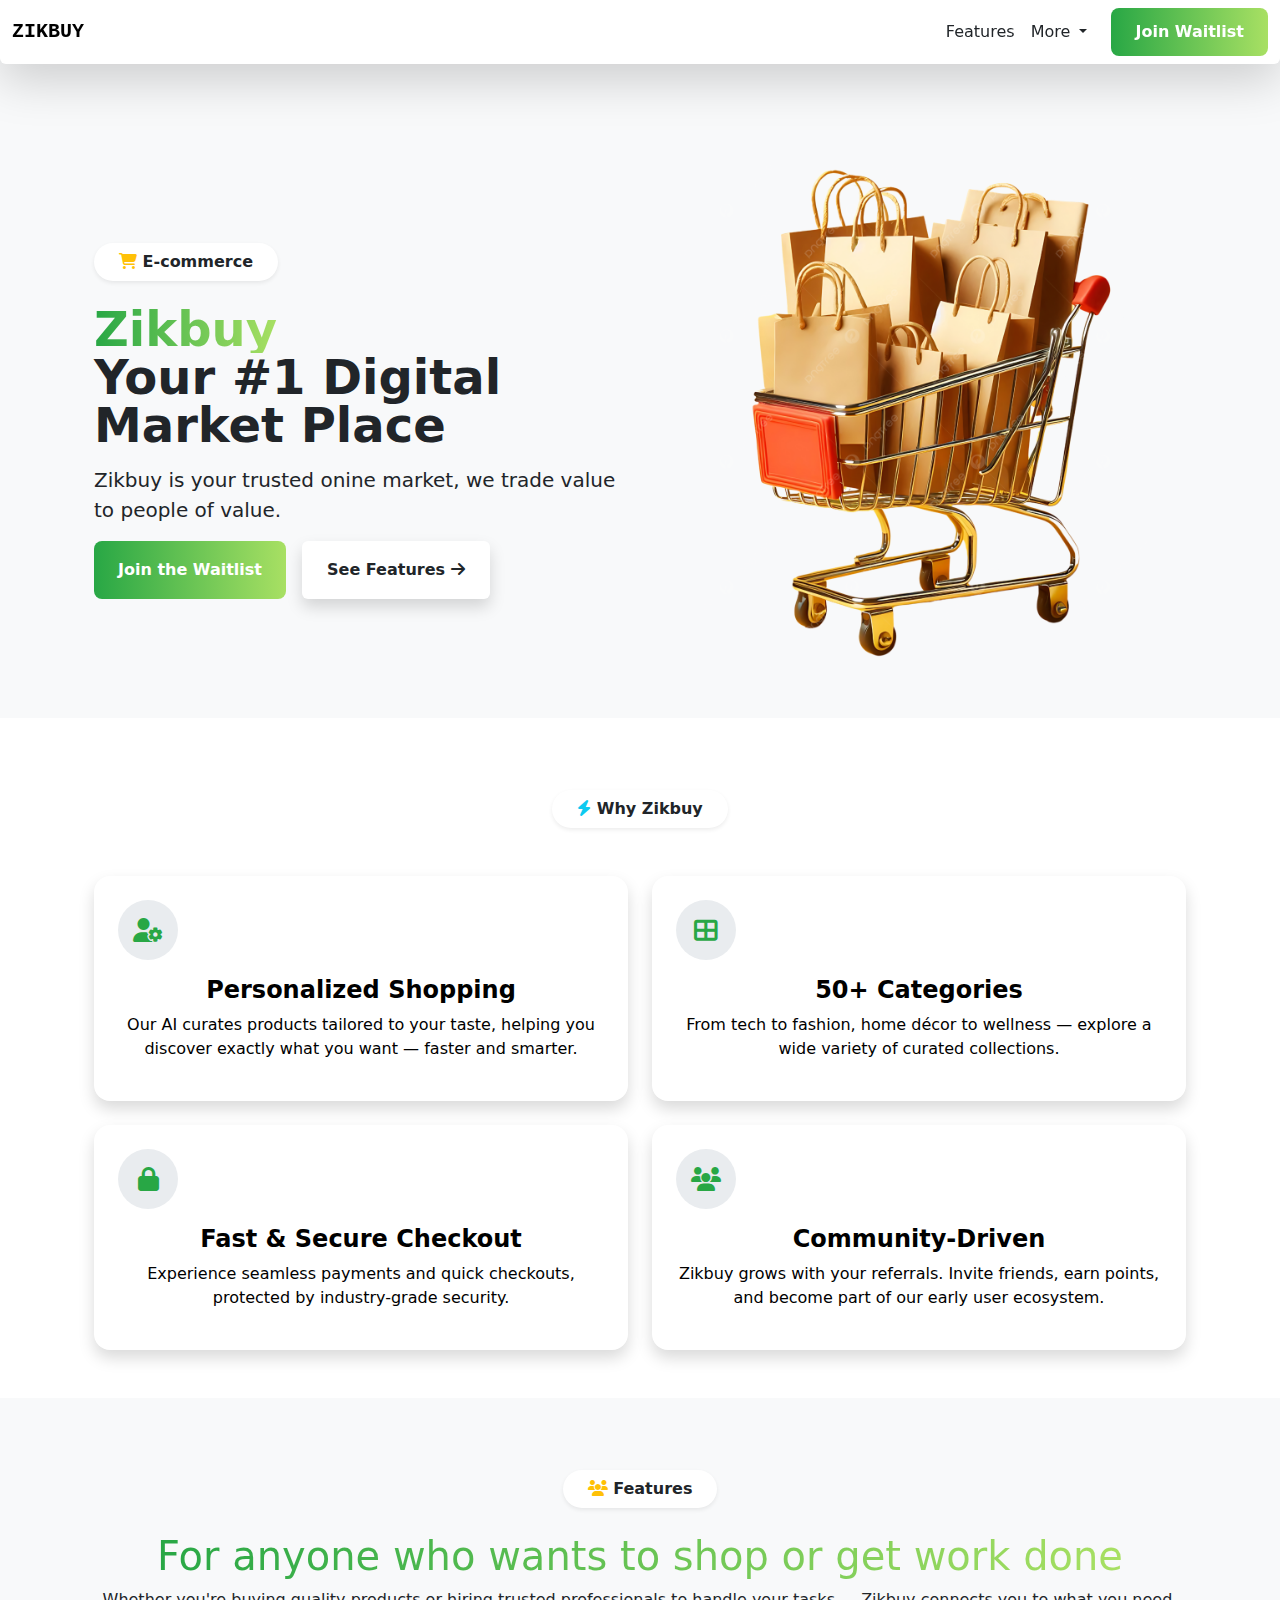
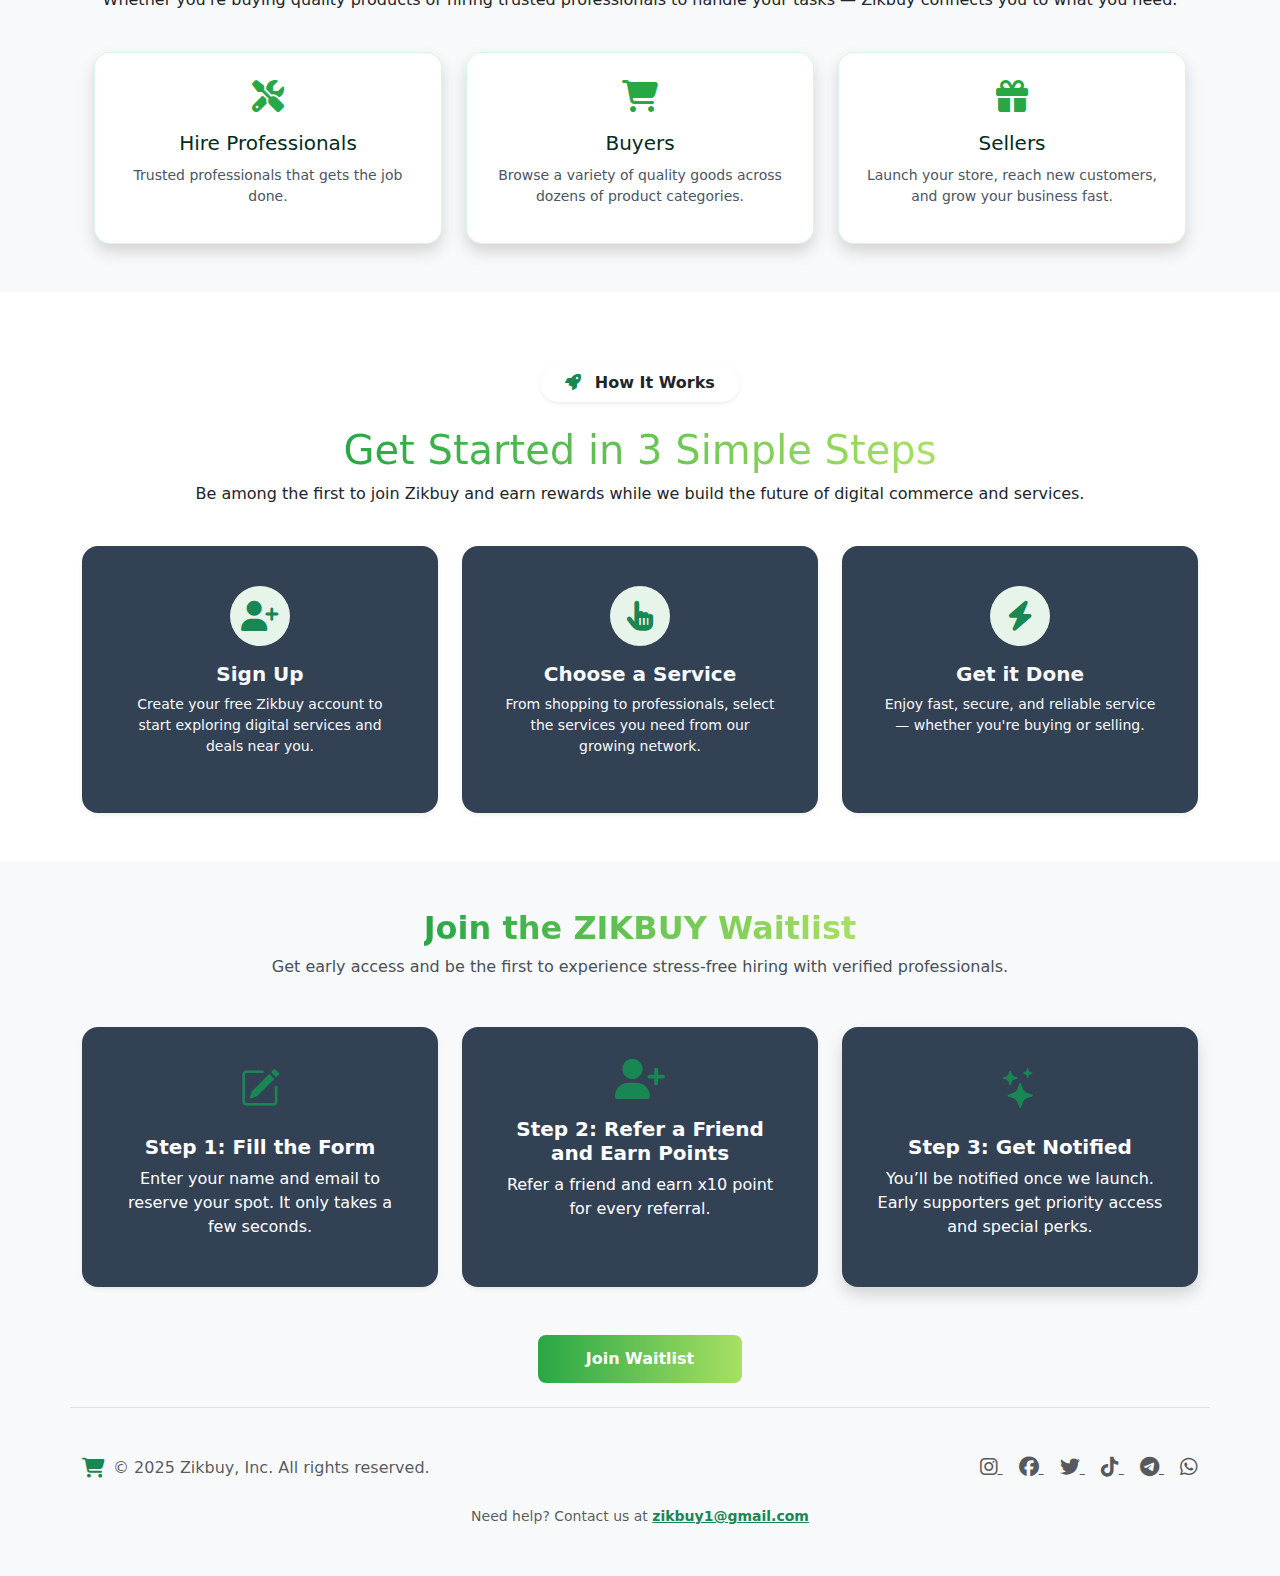
<file: dashboard/leaderboard.html>
<!DOCTYPE html>
<html lang="en">
<head>
  <meta charset="UTF-8" />
  <meta name="viewport" content="width=device-width, initial-scale=1.0" />
  <title>ZIKBUY Leaderboard</title>

  <!-- Google Fonts -->
  <link href="https://fonts.googleapis.com/css2?family=Inter:wght@400;600;700&display=swap" rel="stylesheet" />

  <!-- Bootstrap & Icons -->
  <link href="https://cdn.jsdelivr.net/npm/bootstrap@5.3.3/dist/css/bootstrap.min.css" rel="stylesheet" />
  <link rel="stylesheet" href="https://cdn.jsdelivr.net/npm/bootstrap-icons@1.10.5/font/bootstrap-icons.css" />
  <link rel="stylesheet" href="https://cdnjs.cloudflare.com/ajax/libs/font-awesome/6.5.0/css/all.min.css" crossorigin="anonymous" />

  <!-- Custom Styles -->
  <style>
    :root {
      --bg-color: #f8f9fa;
      --card-color: #ffffff;
      --text-color: #000000;
      --header-bg: #ffffff;
      --border-color: #dee2e6;
    }

    body.dark-mode {
      --bg-color: #121212;
      --card-color: #1e1e1e;
      --text-color: #f1f1f1;
      --header-bg: #1a1a1a;
      --border-color: #333;
    }

    body {
      font-family: 'Inter', sans-serif;
      background-color: var(--bg-color);
      color: var(--text-color);
    }

    .card, header, .sidebar {
      background-color: var(--card-color) !important;
      color: var(--text-color);
    }

    .sidebar {
      min-height: 100vh;
      padding-top: 2rem;
      display: flex;
      flex-direction: column;
      align-items: center;
    }

    .dark-toggle {
      cursor: pointer;
    }

    .leaderboard-card {
      transition: all 0.3s ease;
    }

    .leaderboard-card:hover {
      transform: scale(1.01);
    }

    .rounded-circle {
      aspect-ratio: 1/1;
      object-fit: cover;
    }

    table thead {
      background-color: #28a745;
      color: white;
    }

    .dark-mode table thead {
      background-color: #1a8731;
    }

    .badge-top {
      background-color: gold;
      color: black;
      font-weight: bold;
    }
  </style>
</head>
<body class="dark-mode">

<!-- Header -->
<header class="shadow-sm p-3 d-flex justify-content-between align-items-center">
  <h5 class="fw-bolder font-monospace m-0">ZIKBUY</h5>
  <div class="d-flex align-items-center gap-3">
    <span class="small">Leaderboard</span>
    <i class="bi bi-moon-fill fs-5 dark-toggle" onclick="toggleDarkMode()" title="Toggle Dark Mode"></i>
  </div>
</header>

<!-- Layout -->
<div class="container-fluid">
  <div class="row flex-wrap">

    <!-- Sidebar -->
    <aside class="col-lg-3 col-md-4 sidebar shadow-sm pt-4 d-flex flex-column align-items-center">
      <img src="" id="avatar" alt="User" class="rounded-circle mb-3" width="80" height="80">
      <h5 class="fw-semibold" id="userFullName">Chukwuchebem David</h5>
      <p class="small">User ID: <span id="refCode">...</span></p>

      <a href="./dashboard.html" class="btn btn-outline-success w-75 mt-3">
        <i class="fas fa-arrow-left me-2"></i> Back to Dashboard
      </a>
    </aside>

    <!-- Main Content -->
    <main class="col-lg-9 col-md-8 p-4 vh-100">
      <div class="card leaderboard-card p-4 rounded-4 border-0">
        <h5 class="fw-bold mb-4">🏆 Top Referrers</h5>
        <div class="table-responsive">
          <table class="table table-hover align-middle">
            <thead>
              <tr>
                <th>Rank</th>
                <th>Name</th>
                <th>Referrals</th>
                <th>Points</th>
              </tr>
            </thead>
            <tbody id="leaderboard-body">
              <!-- Populated with JS -->
            </tbody>
          </table>
        </div>
      </div>
    </main>

  </div>
</div>

<script>
  const leaderboardData = [
    { name: "Chukwuchebem David", referrals: 35, points: 450 },
    { name: "Jane Doe", referrals: 25, points: 300 },
    { name: "John Smith", referrals: 20, points: 260 },
    { name: "Adaobi Umeh", referrals: 15, points: 190 },
    { name: "Peter Obi", referrals: 10, points: 120 },
  ];

  const tbody = document.getElementById("leaderboard-body");
  leaderboardData.forEach((user, index) => {
    const row = document.createElement("tr");
    const rankBadge = index === 0 ? '<span class="badge badge-top">#1</span>' : `#${index + 1}`;
    row.innerHTML = `
      <td>${rankBadge}</td>
      <td>${user.name}</td>
      <td>${user.referrals}</td>
      <td>${user.points}</td>
    `;
    tbody.appendChild(row);
  });

  function toggleDarkMode() {
    document.body.classList.toggle("dark-mode");
  }
</script>
<script>
    function copyLink() {
    const link = document.getElementById("refLink").value;
    navigator.clipboard.writeText(link);
    alert("Referral link copied!");
  }

  function toggleDarkMode() {
    document.body.classList.toggle('dark-mode');
  }

const token = localStorage.getItem('token');

fetch('http://127.0.0.1:8000/auth/users/me/', {
  method: 'GET',
  headers: {
    'Authorization': `Token ${token}`,
    'Content-Type': 'application/json'
  }
})
  .then(res => {
    if (!res.ok) {
      throw new Error('Failed to fetch user data');
    }
    return res.json();
  })
  .then(user => {
    // store user data
    localStorage.setItem('user', JSON.stringify(user));

    // update the UI
    document.getElementById('userFullName').innerText = user.full_name || 'N/A';
    document.getElementById('refCode').innerText = user.referral_code || 'N/A';
    // document.getElementById('refLink').value = user.referral_link || '';
    // document.getElementById('referralPoints').innerText = (user.referral_points || 0) + ' Points';
    // document.getElementById('referredCount').innerText = user.number_of_people_referred || 0;
    // document.getElementById('totalPoints').innerText = (user.referral_points || 0) + '';

    const avatarName = user.full_name ? user.full_name.replace(' ', '+') : 'User';
    document.getElementById('avatar').src = `https://ui-avatars.com/api/?name=${avatarName}&background=28a745&color=fff`;
  })
  .catch(err => {
    console.error(err);
    alert("Please log in again.");
    window.location.href = "/index.html";
  });


</script>

</body>
</html>
</file>
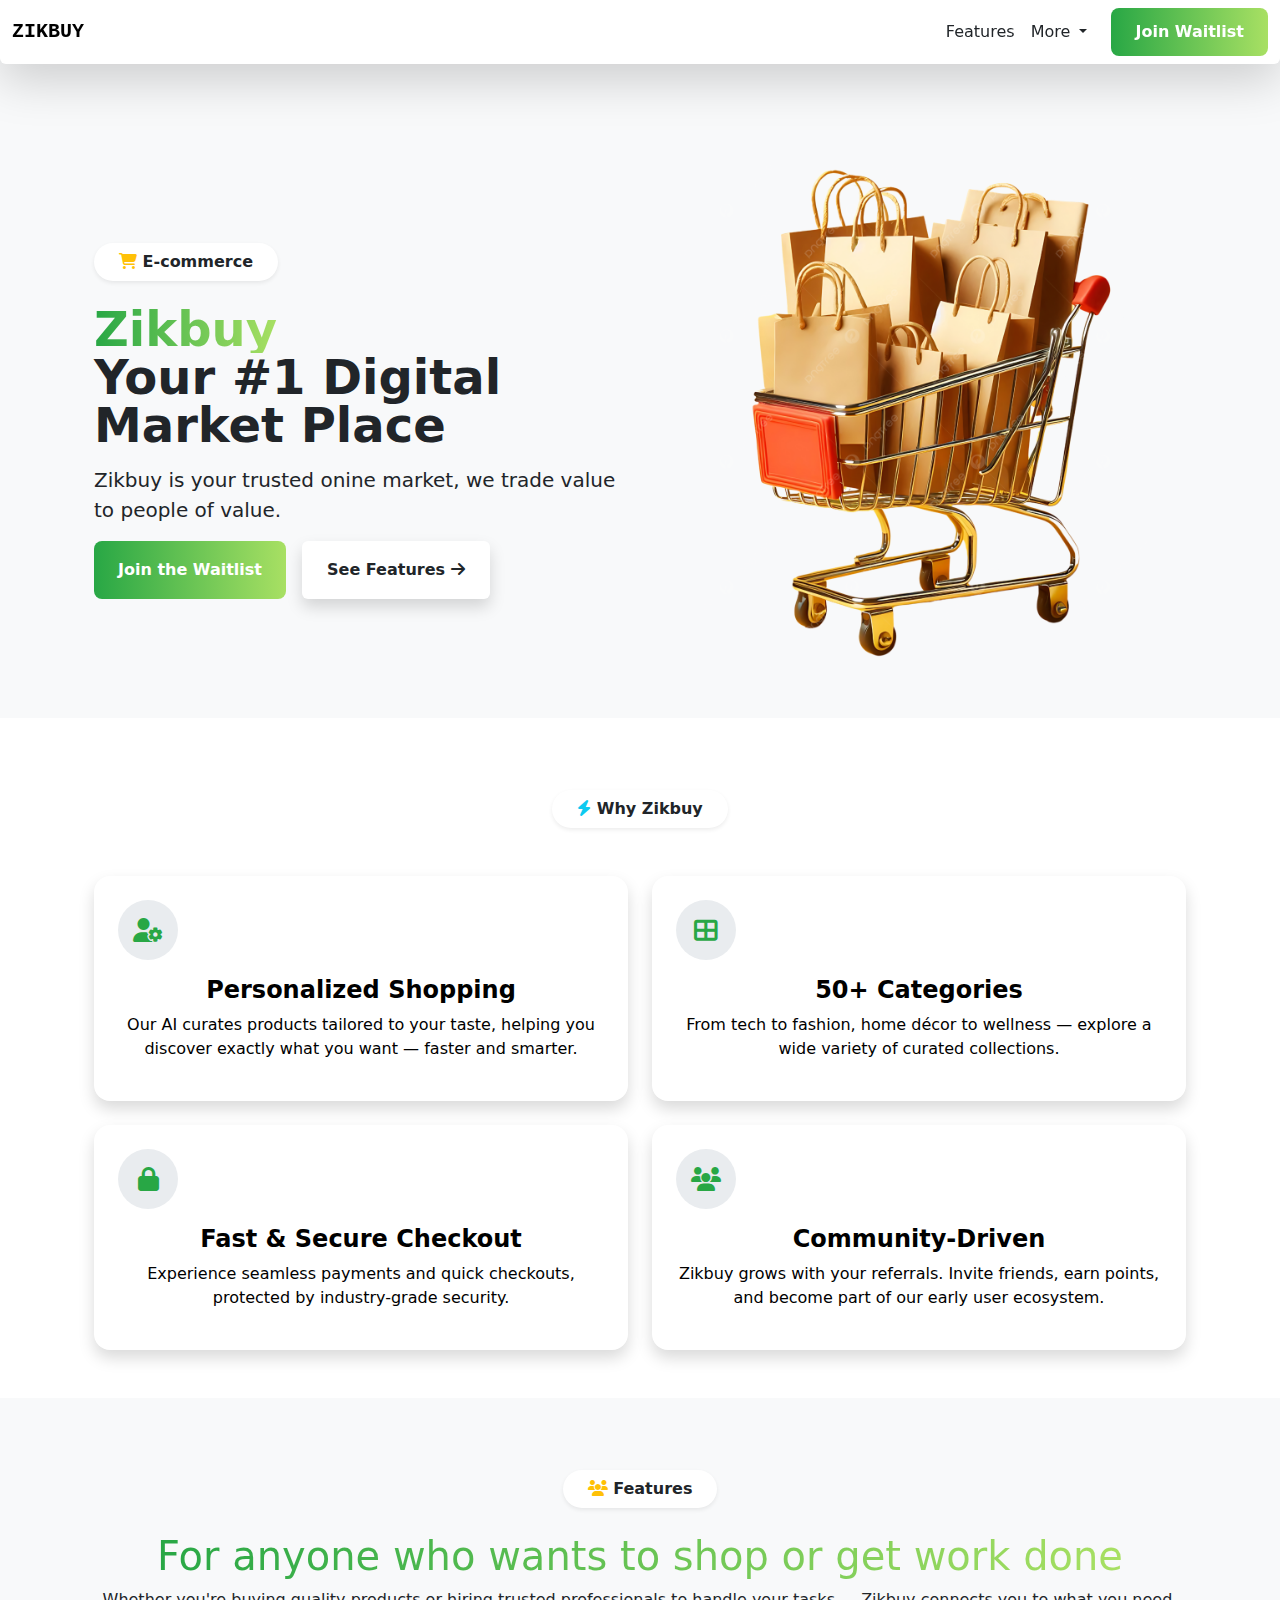
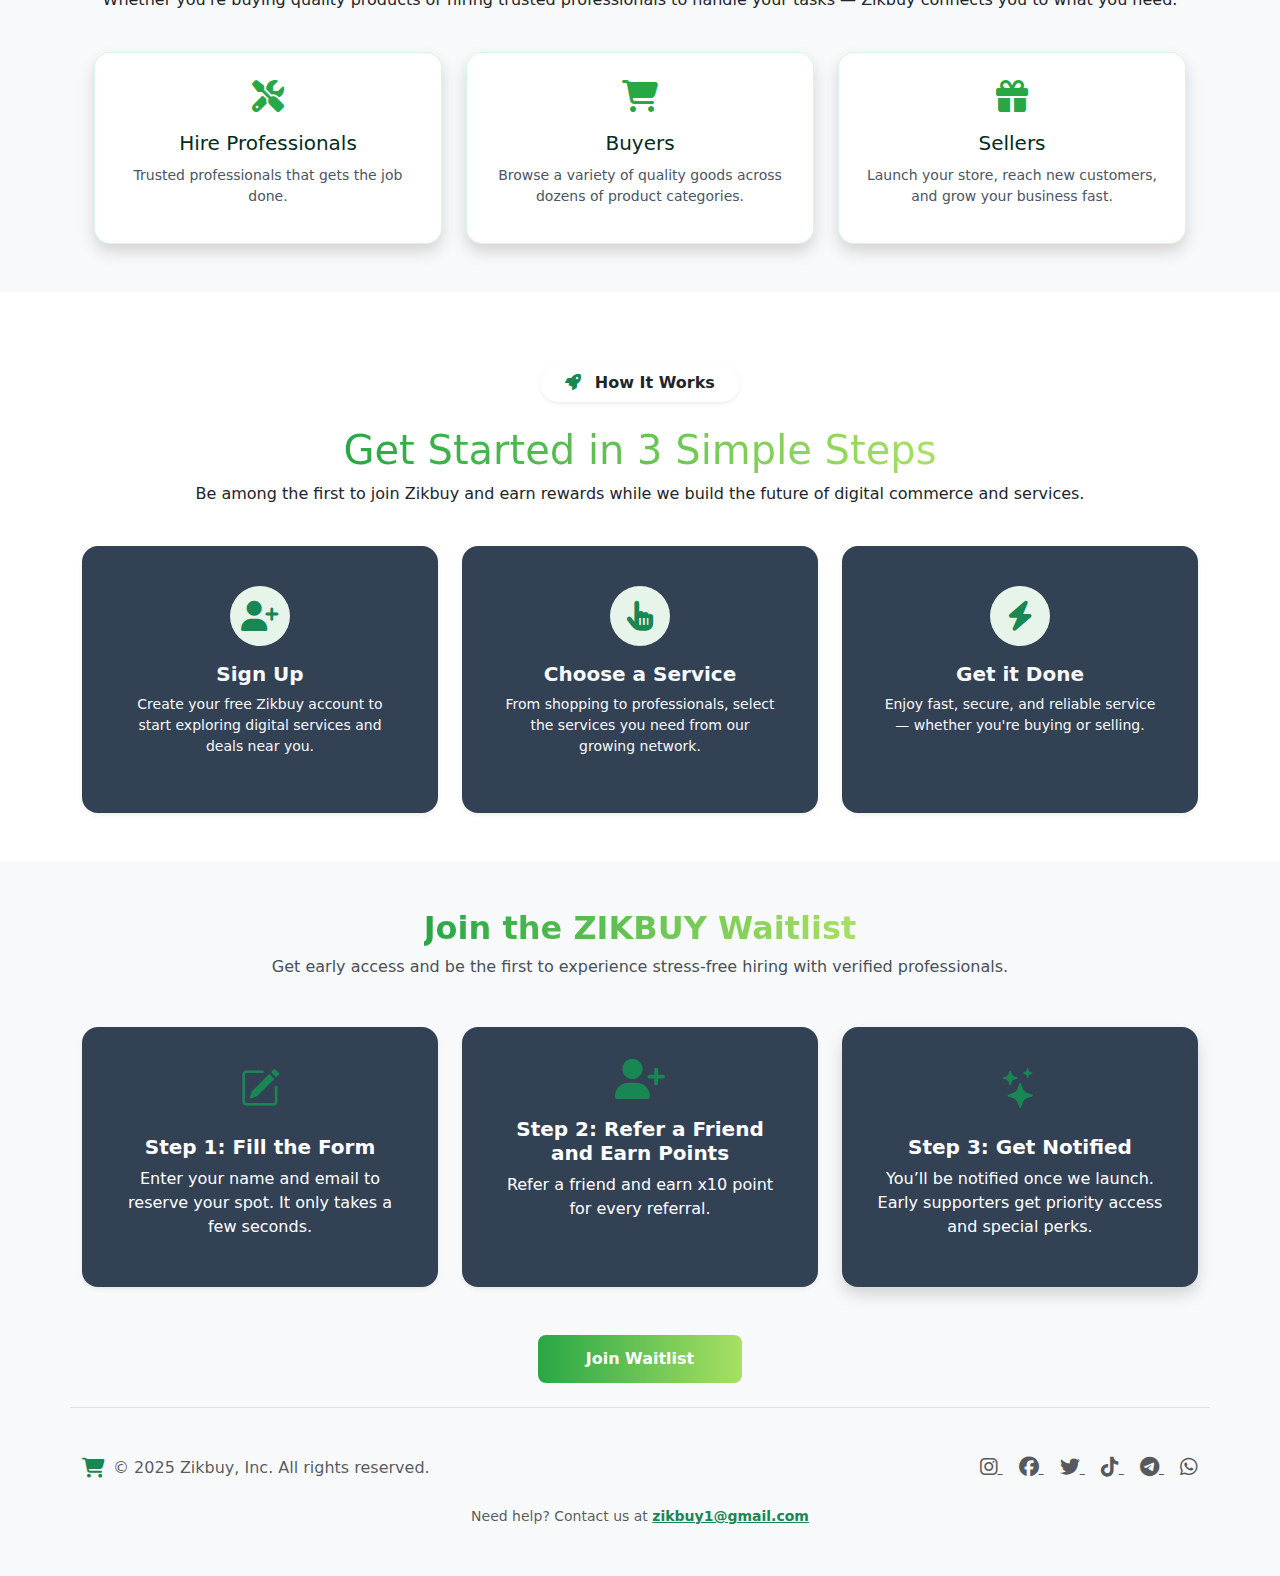
<file: dashboard/wallet.html>
<!DOCTYPE html>
<html lang="en">
<head>
  <meta charset="UTF-8" />
  <meta name="viewport" content="width=device-width, initial-scale=1.0" />
  <title>Wallet - ZIKBUY</title>

  <!-- Fonts and Styles -->
  <link href="https://fonts.googleapis.com/css2?family=Inter:wght@400;600;700&display=swap" rel="stylesheet" />
  <link href="https://cdn.jsdelivr.net/npm/bootstrap@5.3.3/dist/css/bootstrap.min.css" rel="stylesheet" />
  <link rel="stylesheet" href="https://cdn.jsdelivr.net/npm/bootstrap-icons@1.10.5/font/bootstrap-icons.css" />
  <link rel="stylesheet" href="https://cdnjs.cloudflare.com/ajax/libs/font-awesome/6.5.0/css/all.min.css" crossorigin="anonymous" referrerpolicy="no-referrer" />

  <style>
    :root {
      --bg-color: #f8f9fa;
      --card-color: #ffffff;
      --text-color: #000000;
      --header-bg: #ffffff;
      --border-color: #dee2e6;
    }

    body.dark-mode {
      --bg-color: #121212;
      --card-color: #1e1e1e;
      --text-color: #f1f1f1;
      --header-bg: #1a1a1a;
      --border-color: #333;
    }

    body {
      font-family: 'Inter', sans-serif;
      background-color: var(--bg-color);
      color: var(--text-color);
    }

    .bg-white, .card, .sidebar {
      background-color: var(--card-color) !important;
      color: var(--text-color);
    }

    header {
      background-color: var(--header-bg) !important;
    }

    .sidebar {
      background-color: var(--card-color);
      padding-top: 2rem;
      display: flex;
      flex-direction: column;
      align-items: center;
    }

    .icon-circle {
      background: #e7f5ec;
      padding: 0.75rem;
      border-radius: 50%;
      aspect-ratio: 1 / 1;
      display: flex;
      align-items: center;
      justify-content: center;
    }

    .dark-mode .icon-circle {
      background: #2d3e2f;
    }

    .dark-toggle {
      cursor: pointer;
    }

    .referral-card {
      transition: all 0.3s ease-in-out;
    }

    .referral-card:hover {
      transform: scale(1.02);
    }

    .transaction-table th,
    .transaction-table td {
      border-color: var(--border-color);
    }

    .rounded-circle {
      aspect-ratio: 1 / 1;
      object-fit: cover;
    }
  </style>
</head>
<body class="dark-mode">

<!-- Header -->
<header class="shadow-sm p-3 d-flex justify-content-between align-items-center">
  <h5 class="fw-bolder font-monospace m-0">ZIKBUY</h5>
  <div class="d-flex align-items-center gap-3">
    <span class="small">Wallet</span>
    <i class="bi bi-moon-fill fs-5 dark-toggle" onclick="toggleDarkMode()" title="Toggle Dark Mode"></i>
  </div>
</header>

<!-- Layout -->
<div class="container-fluid">
  <div class="row flex-wrap">

    <!-- Sidebar -->
    <aside class="col-lg-3 col-md-4 sidebar shadow-sm pt-4 d-flex flex-column align-items-center">
      <img src="" id="avatar" alt="User" class="rounded-circle mb-3" width="80" height="80">
      <h5 class="fw-semibold" id="userFullName">Chukwuchebem David</h5>
      <p class="small">User ID: <span id="refCode">...</span></p>

      <button class="btn btn-outline-success w-75 my-2">
        <a href="./dashboard.html" class="nav-link"><i class="fas fa-arrow-left me-2"></i> Back to Dashboard</a>
      </button>
    </aside>

    <!-- Wallet Content -->
    <main class="col-lg-9 col-md-8 p-4 vh-100">
      <div class="row g-4">

        <!-- Task Points -->
        <div class="col-sm-6">
          <div class="card referral-card p-4 rounded-4 border-0">
            <div class="d-flex align-items-center mb-3">
              <div class="icon-circle me-3"><i class="fas fa-book text-success"></i></div>
              <h6 class="mb-0 fw-semibold">Task Points</h6>
            </div>
            <h3 class="fw-bold">0 Point</h3>
          </div>
        </div>

        <!-- Referral Points -->
        <div class="col-sm-6">
          <div class="card referral-card p-4 rounded-4 border-0">
            <div class="d-flex align-items-center mb-3">
              <div class="icon-circle me-3"><i class="fas fa-star text-warning"></i></div>
              <h6 class="mb-0 fw-semibold">Referral Points</h6>
            </div>
            <h3 class="fw-bold" id="referralPoints">Loading...</h3>
          </div>
        </div>

        <!-- Transaction History -->
        <div class="col-12">
          <div class="card referral-card p-4 rounded-4 border-0">
            <h6 class="fw-semibold mb-3">Transaction History</h6>
            <div class="table-responsive">
              <table class="table table-bordered table-hover transaction-table">
                <thead class="table-light">
                  <tr>
                    <th>Date</th>
                    <th>Activity</th>
                    <th class="text-end">Points</th>
                  </tr>
                </thead>
                <tbody>
                  <tr>
                    <td>July 17, 2025</td>
                    <td>Referred 3 users</td>
                    <td class="text-end text-success">+150</td>
                  </tr>
                  <tr>
                    <td>July 16, 2025</td>
                    <td>Completed Task - Instagram Follow</td>
                    <td class="text-end text-success">+50</td>
                  </tr>
                  <tr>
                    <td>July 15, 2025</td>
                    <td>Redeemed Airtime</td>
                    <td class="text-end text-danger">-300</td>
                  </tr>
                  <!-- Add dynamic rows here -->
                </tbody>
              </table>
            </div>
          </div>
        </div>

      </div>
    </main>

  </div>
</div>

<!-- Script -->
<script>
    function copyLink() {
    const link = document.getElementById("refLink").value;
    navigator.clipboard.writeText(link);
    alert("Referral link copied!");
  }

  function toggleDarkMode() {
    document.body.classList.toggle('dark-mode');
  }

const token = localStorage.getItem('token');

fetch('https://zikbuy-backend.onrender.com/auth/users/me/', {
  method: 'GET',
  headers: {
    'Authorization': `Token ${token}`,
    'Content-Type': 'application/json'
  }
})
  .then(res => {
    if (!res.ok) {
      throw new Error('Failed to fetch user data');
    }
    return res.json();
  })
  .then(user => {
    // store user data
    localStorage.setItem('user', JSON.stringify(user));

    // update the UI
    document.getElementById('userFullName').innerText = user.full_name || 'N/A';
    document.getElementById('refCode').innerText = user.referral_code || 'N/A';
    // document.getElementById('refLink').value = user.referral_link || '';
    document.getElementById('referralPoints').innerText = (user.referral_points || 0) + ' Points';
    // document.getElementById('referredCount').innerText = user.number_of_people_referred || 0;
    // document.getElementById('totalPoints').innerText = (user.referral_points || 0) + '';

    const avatarName = user.full_name ? user.full_name.replace(' ', '+') : 'User';
    document.getElementById('avatar').src = `https://ui-avatars.com/api/?name=${avatarName}&background=28a745&color=fff`;
  })
  .catch(err => {
    console.error(err);
    alert("Please log in again.");
    window.location.href = "/index.html";
  });


</script>



</body>
</html>
</file>
<file: style.css>
*{
    margin: 0;
    padding: 0;
}

  :root {
    --bg-color: #f0fdf4;
    --text-color: #022c22;
    --card-bg: #ffffff;
    --primary: #059669;
    --accent: #34d399;
    --shadow: rgba(0, 0, 0, 0.05);
  }


.jaro-font {
  font-family: 'Jaro', sans-serif;
}

/* Root container */
.preview-container {
  position: relative;
  width: 100%;
  max-width: 48rem; /* equivalent to xl:max-w-2xl */
  margin: 0 auto;
}

/* Outer shell */
.preview-shell {
  background-color: #1f2937; /* bg-gray-800 */
  padding: 0.75rem;
  border-top-left-radius: 1rem;
  border-top-right-radius: 1rem;
}

/* Inner dark frame */
.preview-frame {
  background-color: #111827; /* bg-gray-900 */
  padding: 2rem;
  aspect-ratio: 16 / 10;
  border-top-left-radius: 0.75rem;
  border-top-right-radius: 0.75rem;
}

/* Code area / slate background */
.preview-slate {
  background-color: #1e293b; /* bg-gigalyte-slate */
  border-radius: 0.5rem;
  height: 100%;
  overflow: hidden;
  padding: 1.5rem;
}

/* Fake window controls */
.window-controls {
  display: flex;
  gap: 0.5rem;
  align-items: center;
  margin-bottom: 1rem;
}

.window-controls div {
  border-radius: 9999px;
}

.control-red {
  background-color: #ef4444; /* red-500 */
  width: 0.75rem;
  height: 0.75rem;
}

.control-yellow {
  background-color: #f59e0b; /* yellow-500 */
  width: 0.75rem;
  height: 0.75rem;
}

.control-green {
  background-color: #22c55e; /* green-500 */
  width: 0.75rem;
  height: 0.75rem;
}

/* Placeholder bars */
.placeholder-title {
  height: 1rem;
  width: 50%;
  background-color: #0ea5e9; /* bg-gigalyte-primary */
  border-radius: 0.25rem;
  margin-bottom: 0.75rem;
}

.placeholder-line {
  height: 0.75rem;
  background-color: #4b5563; /* gray-600 */
  border-radius: 0.25rem;
  margin-bottom: 0.5rem;
}

.placeholder-line:nth-child(2) {
  width: 75%;
}

.placeholder-line:nth-child(3) {
  width: 50%;
}

/* Cards */
.card {
  background-color: #334155; /* bg-gigalyte-card-bg */
  padding: 1rem;
  border-radius: 0.5rem;
}

.card-bar {
  height: 0.5rem;
  border-radius: 0.25rem;
  margin-bottom: 0.5rem;
}

.card-bar.primary {
  background-color: #0ea5e9; /* gigalyte-primary */
}

.card-bar.accent {
  background-color: #f43f5e; /* gigalyte-accent */
}

.card-text {
  height: 0.375rem;
  background-color: #4b5563; /* gray-600 */
  border-radius: 0.25rem;
}

/* Bottom bar */
.preview-footer {
  background-color: #374151; /* gray-700 */
  height: 1rem;
  border-bottom-left-radius: 1rem;
  border-bottom-right-radius: 1rem;
  width: 90%;
  margin: 0 auto;
}

/* Background glow */
.preview-glow {
  position: absolute;
  inset: -1rem;
  background: linear-gradient(to right, rgba(14, 165, 233, 0.2), rgba(244, 63, 94, 0.2)); /* from-gigalyte-primary/20 to gigalyte-accent/20 */
  border-radius: 1.5rem;
  filter: blur(40px);
  z-index: -1;
}


  .feature-card {
    transition: transform 0.3s ease, border-color 0.3s ease;
    border: 2px solid transparent;
  }

  .feature-card:hover {
    transform: translateY(-10px);
    border-color: #0d6efd; /* Bootstrap primary color */
    box-shadow: 0 0 0 0.25rem rgba(13, 110, 253, 0.25);
  }

  .icon-circle {
    width: 3rem;
    height: 3rem;
    display: flex;
    align-items: center;
    justify-content: center;
    background-color: #e9ecef;
    border-radius: 50%;
    font-size: 1.5rem;
    color: #0d6efd;
  }


  .glass-bg {
    background: rgba(255, 255, 255, 0.95);
    backdrop-filter: blur(10px);
  }

  .form-control,
  .form-select {
    border-radius: 0.75rem;
    border: 1px solid #dee2e6;
    transition: border-color 0.2s ease;
  }

  .form-control:focus,
  .form-select:focus {
    border-color: #0d6efd;
    box-shadow: 0 0 0 0.2rem rgba(13, 110, 253, 0.25);
  }

  .btn-primary {
    transition: all 0.3s ease;
  }

  .btn-primary:hover {
    transform: translateY(-2px);
    box-shadow: 0 8px 20px rgba(13, 110, 253, 0.3);
  }

  .text-green{
    color: #28a745;
  }



   .green-btn {
      background: linear-gradient(to right, #28a745, #a8e063);
      color: white;
      border: none;
      padding: 12px 24px;
      font-size: 16px;
      border-radius: 8px;
      cursor: pointer;
      transition: 0.3s ease;
    }
    .green-btn:hover {
      filter: brightness(1.1);
    }

.text-gradient {
  background: linear-gradient(to right, #28a745, #a8e063);
  -webkit-background-clip: text;
  -webkit-text-fill-color: transparent;
  display: inline-block;
}


    .jaro-font {
      font-family: 'Jaro', sans-serif;
    }

    .service-grid {
    display: grid;
    grid-template-columns: repeat(auto-fit, minmax(220px, 1fr));
    gap: 20px;
  }

  .service-card {
    background-color: var(--card-bg);
    padding: 20px;
    border-radius: 12px;
    box-shadow: 0 4px 12px var(--shadow);
    text-align: center;
    transition: transform 0.2s ease, box-shadow 0.2s ease;
    /* border: 1px solid rgba(0,0,0,0.03); */
    height: 100%;
  }

  .service-card:hover {
    transform: translateY(-6px);
    box-shadow: 0 8px 16px var(--shadow);
  }

  .service-icon {
    font-size: 38px;
    margin-bottom: 15px;
    /* color: var(--primary); */
  }

  .service-card h5 {
    margin-bottom: 10px;
    color: var(--text-color);
  }

  .service-card p {
    font-size: 14px;
    color: #4b5563;
  }
</file>
